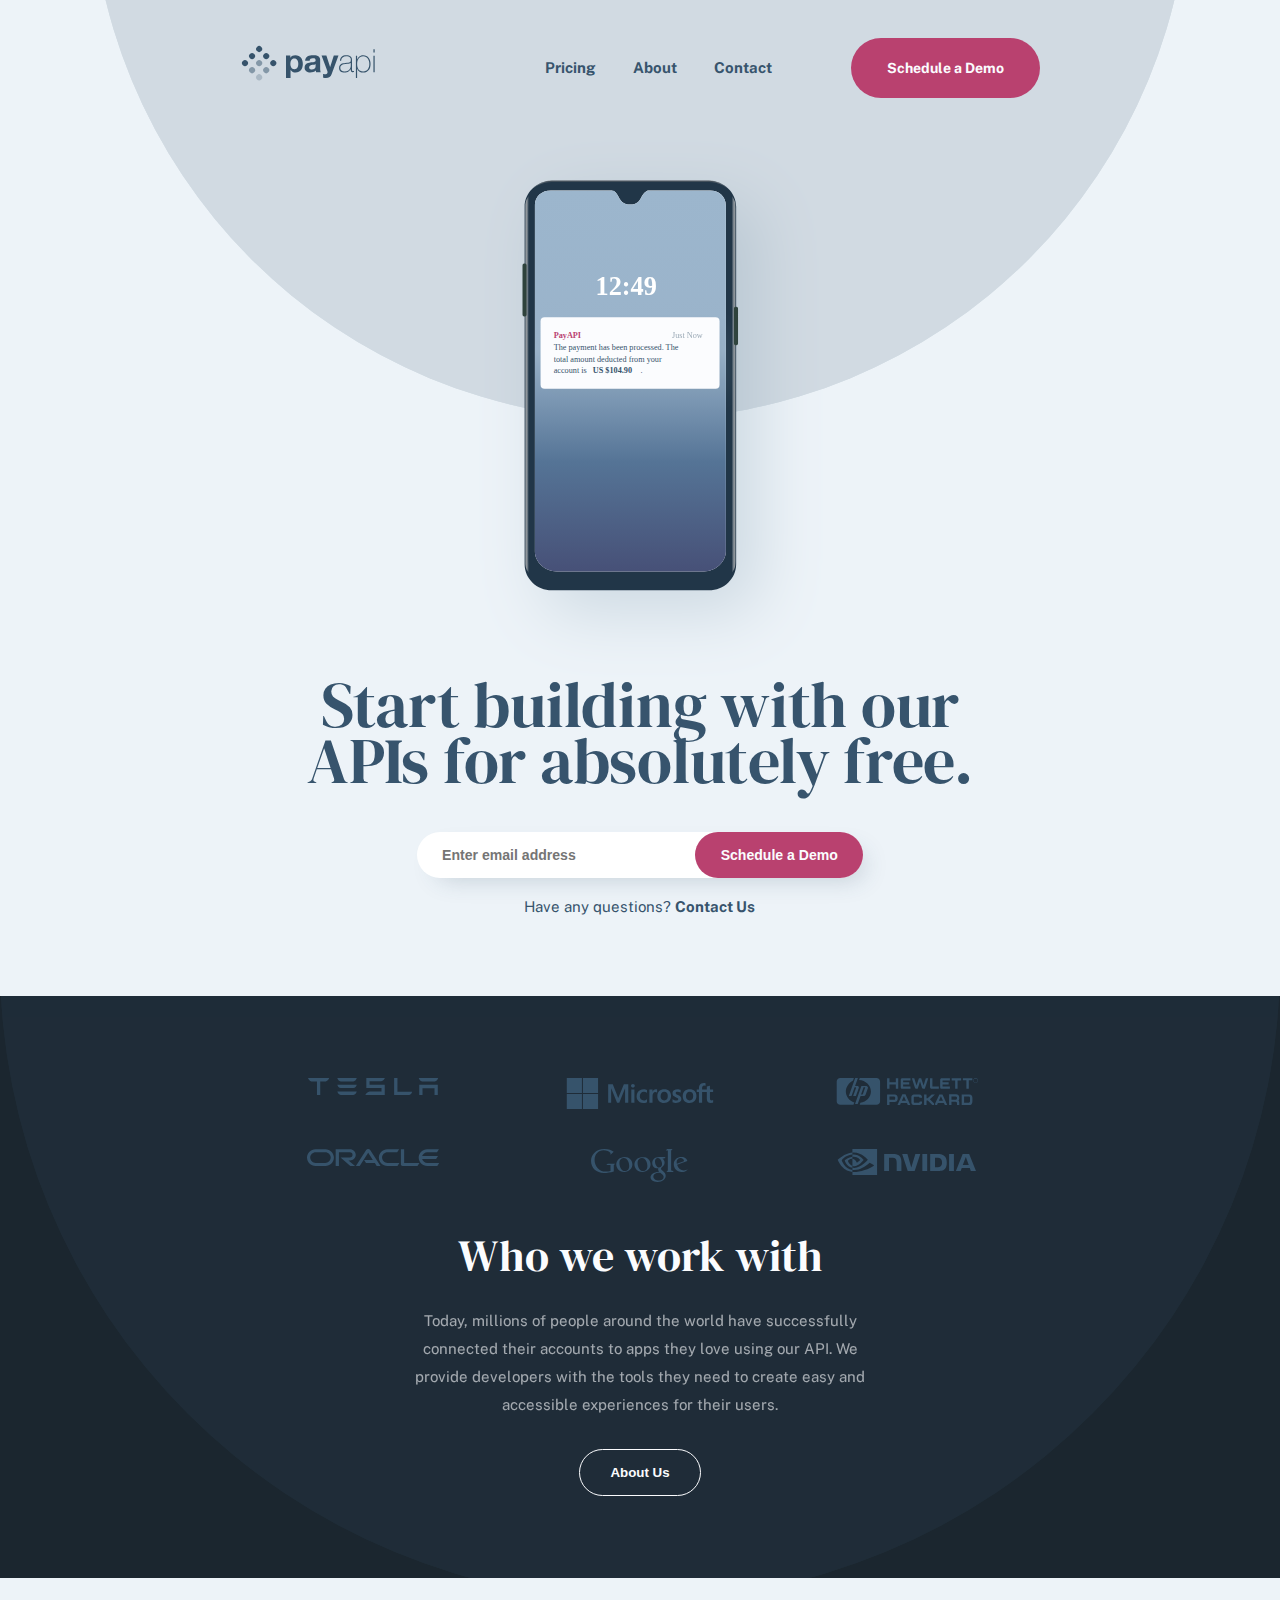
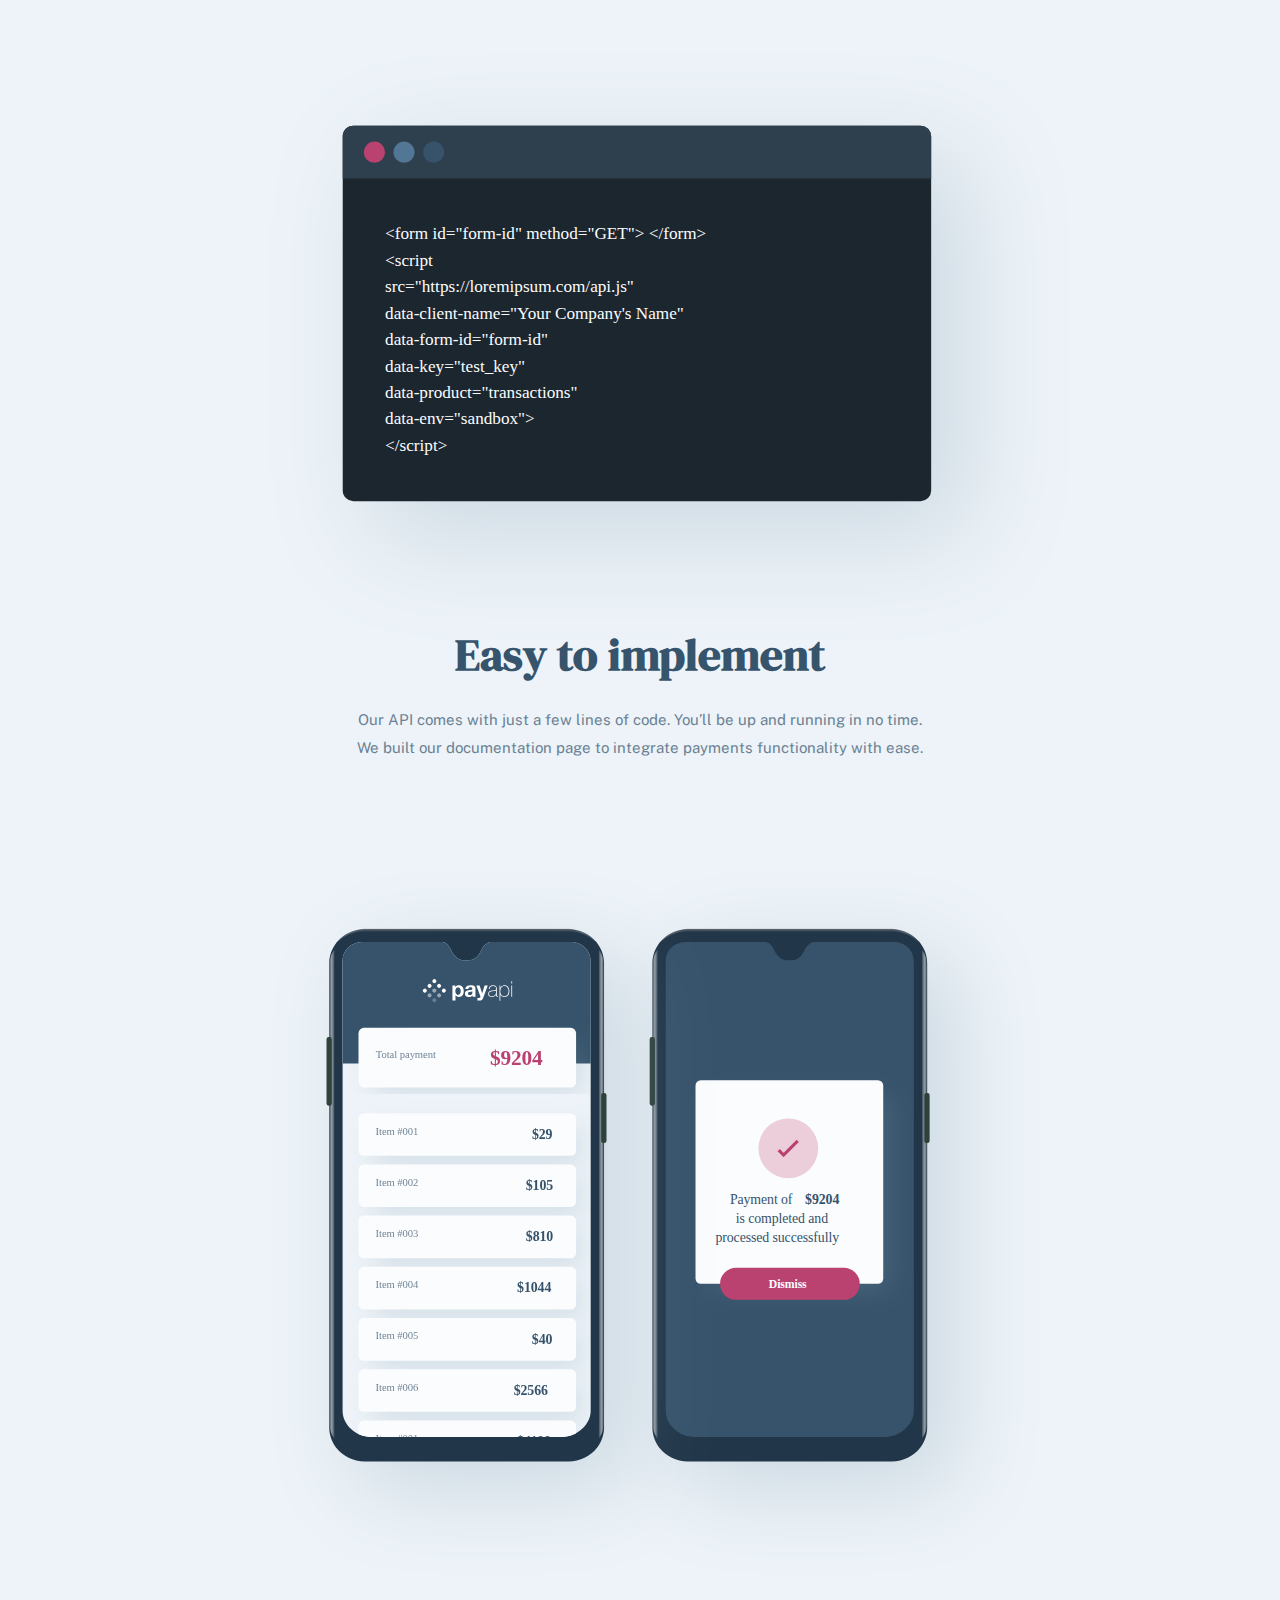
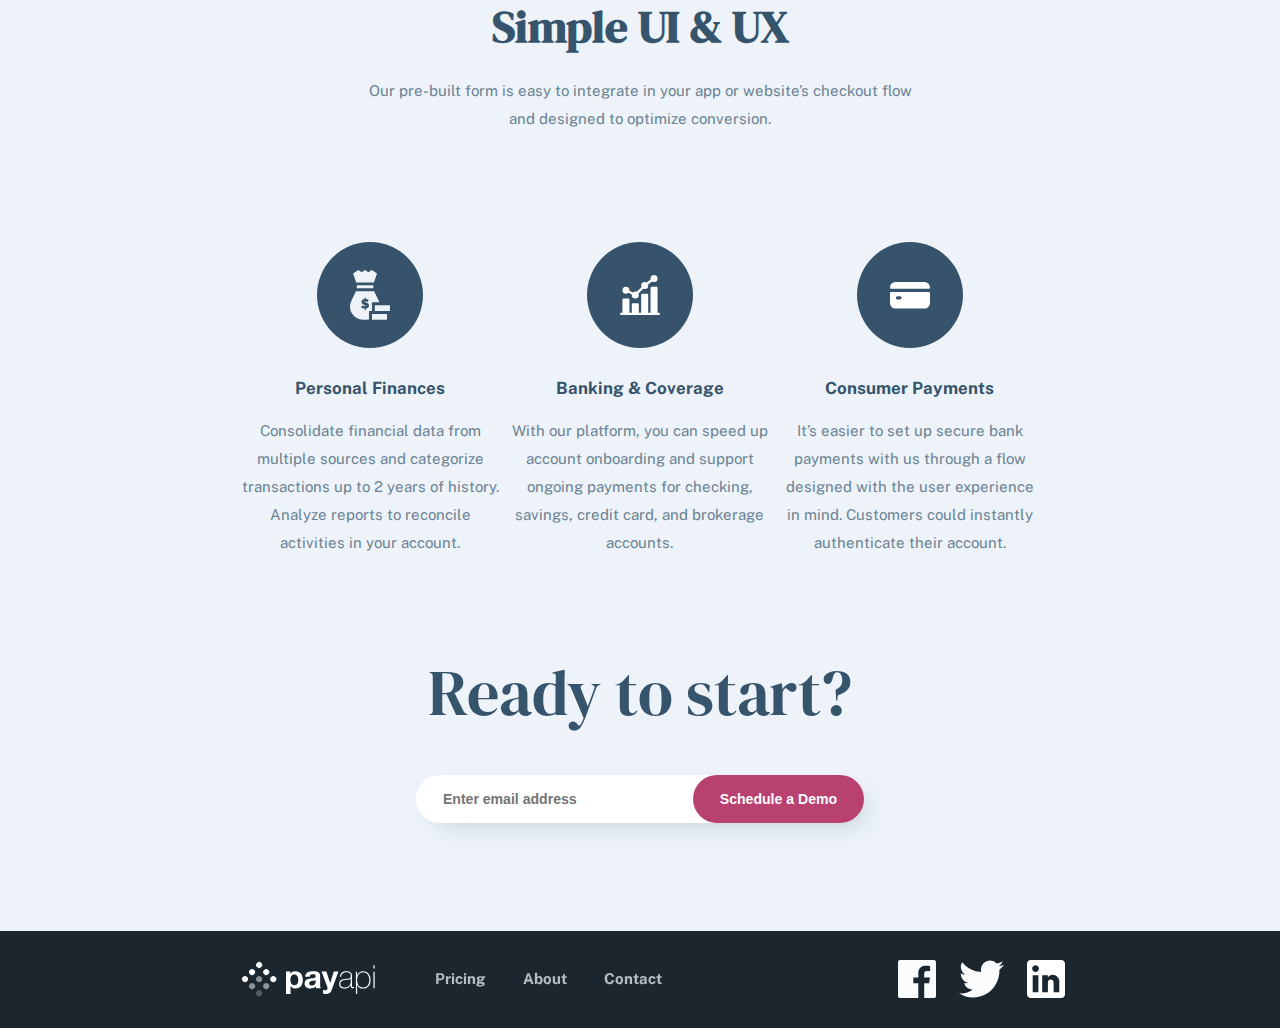
<file: index.html>
<!DOCTYPE html>
<html lang="en">

<head>
  <meta charset="UTF-8" />
  <meta name="viewport" content="width=device-width, initial-scale=1.0" />

  <link rel="icon" type="image/png" sizes="32x32" href="./assets/favicon-32x32.png" />

  <title>Frontend Mentor | PayAPI Website Challenge</title>
  <link rel="stylesheet" href="/styles/index.min.css">
</head>

<body>
  <header>
    <div class="wrapper">
      <div class="header__container">
        <a href="/index.html"><img src="./assets/shared/desktop/logo.svg" alt="PayAPI" /></a>
        <button class="mobile-nav-toggle" aria-controls="menu" aria-expanded="false">
          <span class="sr-only">Menu</span>
        </button>
        <nav>
          <ul role="list" data-visible="false" id="menu">
            <li><a href="/pricing.html">Pricing</a></li>
            <li><a href="/about.html">About</a></li>
            <li><a href="/contact.html">Contact</a></li>
            <li class="CTA-button">
              Schedule a Demo
            </li>
          </ul>
        </nav>
      </div>
    </div>
  </header>

  <main>
    <section class="hero">
      <div class="wrapper">
        <div class="hero__container">
          <img class="hero__img" src="assets/home/desktop/illustration-phone-mockup.svg" alt="phone illustration">
          <div class="hero__content">
            <h1>Start building with our APIs for absolutely free.</h1>
            <form>
              <div class="input-group">
                <input type="text" placeholder="Enter email address">
                <button type="button">Schedule a Demo</button>
              </div>
              <p>Have any questions? <span>Contact Us</span></p>
            </form>
          </div>
        </div>
      </div>
    </section>

    <section class="companies">
      <div class="wrapper">
        <div class="companies__container">
          <div class="companies__images">
            <img src="/assets/shared/desktop/tesla.svg" alt="telsa logo">
            <img src="/assets/shared/desktop/microsoft.svg" alt="microsoft logo">
            <img src="/assets/shared/desktop/hewlett-packard.svg" alt="hewlett-packard logo">
            <img src="/assets/shared/desktop/oracle.svg" alt="oracle logo">
            <img src="/assets/shared/desktop/google.svg" alt="google logo">
            <img src="/assets/shared/desktop/nvidia.svg" alt="nvidia logo">
          </div>
          <div class="companies__content">
            <h2>Who we work with</h2>
            <p>Today, millions of people around the world have successfully connected
              their accounts to apps they love using our API. We provide developers
              with the tools they need to create easy and accessible experiences
              for their users.</p>
            <button>About Us</button>
          </div>
        </div>
      </div>
    </section>

    <section class="code">
      <div class="wrapper">
        <div class="code__container">
          <img src="/assets/home/desktop/illustration-easy-to-implement.svg" alt="code">
          <div class="code__content">
            <h2>Easy to implement</h2>
            <p>Our API comes with just a few lines of code. You’ll be up and running in
              no time. We built our documentation page to integrate payments functionality
              with ease.</p>
          </div>
        </div>
      </div>
    </section>

    <section class="simpleUI">
      <div class="wrapper">
        <div class="simpleUI__container">
          <img src="/assets/home/desktop/illustration-simple-ui.svg" alt="">
          <div class="simpleUI__content">
            <h2>Simple UI & UX</h2>
            <p>Our pre-built form is easy to integrate in your app or website’s checkout
              flow and designed to optimize conversion.</p>
          </div>
        </div>
      </div>
    </section>

    <section class="services">
      <div class="wrapper">
        <div class="services__container">
          <div class="service__item">
            <img src="/assets/home/desktop/icon-personal-finances.svg" alt="personal finances">
            <h3 class="service__title">Personal Finances</h3>
            <p>Consolidate financial data from multiple sources and categorize transactions up to
              2 years of history. Analyze reports to reconcile activities in your account.</p>
          </div>
          <div class="service__item">
            <img src="/assets/home/desktop/icon-banking-and-coverage.svg" alt="banking">
            <h3 class="service__title">Banking & Coverage</h3>
            <p>With our platform, you can speed up account onboarding and support ongoing payments
              for checking, savings, credit card, and brokerage accounts.</p>
          </div>
          <div class="service__item">
            <img src="/assets/home/desktop/icon-consumer-payments.svg" alt="consumer payments">
            <h3 class="service__title">Consumer Payments</h3>
            <p>It’s easier to set up secure bank payments with us through a flow designed with the
              user experience in mind. Customers could instantly authenticate their account.</p>
          </div>
        </div>
      </div>
    </section>

    <section class="CTA">
      <div class="wrapper">
        <div class="CTA__container">
          <h2>Ready to start?</h2>
          <form>
            <div class="input-group">
              <input type="text" placeholder="Enter email address">
              <button type="button">Schedule a Demo</button>
            </div>
          </form>
        </div>
      </div>
    </section>
  </main>

  <footer>
    <div class="wrapper">
      <div class="footer__container">
        <div class="footer__nav">
          <svg width="135" height="38" xmlns="http://www.w3.org/2000/svg">
            <g fill="#fff" fill-rule="evenodd">
              <path
                d="M50.544 33.934v-7.84h.064a5.36 5.36 0 002.128 1.84c.864.416 1.808.624 2.832.624 1.216 0 2.277-.235 3.184-.704a6.738 6.738 0 002.272-1.888 8.147 8.147 0 001.36-2.72 11.37 11.37 0 00.448-3.2c0-1.173-.15-2.299-.448-3.376-.299-1.077-.757-2.021-1.376-2.832a6.937 6.937 0 00-2.336-1.952c-.939-.49-2.059-.736-3.36-.736-1.024 0-1.963.203-2.816.608-.853.405-1.557 1.056-2.112 1.952h-.064v-2.112H46v22.336h4.544zm3.808-8.768c-.725 0-1.344-.15-1.856-.448a3.595 3.595 0 01-1.232-1.168 5.044 5.044 0 01-.672-1.68 9.192 9.192 0 01-.208-1.952c0-.683.064-1.344.192-1.984a4.98 4.98 0 01.656-1.696c.31-.49.715-.89 1.216-1.2.501-.31 1.125-.464 1.872-.464.725 0 1.339.155 1.84.464.501.31.912.715 1.232 1.216.32.501.55 1.072.688 1.712.139.64.208 1.29.208 1.952 0 .661-.064 1.312-.192 1.952-.128.64-.347 1.2-.656 1.68-.31.48-.715.87-1.216 1.168-.501.299-1.125.448-1.872.448zm15.882 3.392c1.024 0 2.027-.15 3.008-.448a5.921 5.921 0 002.56-1.568 6.52 6.52 0 00.32 1.6h4.608c-.213-.341-.363-.853-.448-1.536a17.288 17.288 0 01-.128-2.144v-8.608c0-1.003-.224-1.808-.672-2.416a4.603 4.603 0 00-1.728-1.424 7.733 7.733 0 00-2.336-.688 18.543 18.543 0 00-2.528-.176c-.917 0-1.83.09-2.736.272a7.809 7.809 0 00-2.448.912 5.448 5.448 0 00-1.792 1.696c-.47.704-.736 1.59-.8 2.656h4.544c.085-.896.384-1.536.896-1.92.512-.384 1.216-.576 2.112-.576.405 0 .784.027 1.136.08.352.053.661.16.928.32s.48.384.64.672c.16.288.24.677.24 1.168.021.47-.117.827-.416 1.072-.299.245-.704.432-1.216.56-.512.128-1.099.224-1.76.288-.661.064-1.333.15-2.016.256-.683.107-1.36.25-2.032.432a5.735 5.735 0 00-1.792.816c-.523.363-.95.848-1.28 1.456-.33.608-.496 1.381-.496 2.32 0 .853.144 1.59.432 2.208a4.17 4.17 0 001.2 1.536c.512.405 1.11.704 1.792.896a8.127 8.127 0 002.208.288zm1.696-3.008c-.363 0-.715-.032-1.056-.096a2.566 2.566 0 01-.896-.336 1.717 1.717 0 01-.608-.656c-.15-.277-.224-.619-.224-1.024 0-.427.075-.779.224-1.056.15-.277.347-.507.592-.688a2.98 2.98 0 01.864-.432c.33-.107.667-.192 1.008-.256.363-.064.725-.117 1.088-.16.363-.043.71-.096 1.04-.16.33-.064.64-.144.928-.24.288-.096.528-.23.72-.4v1.696c0 .256-.027.597-.08 1.024a3.428 3.428 0 01-.432 1.264c-.235.416-.597.773-1.088 1.072-.49.299-1.184.448-2.08.448zm13.962 8.384c1.557 0 2.773-.288 3.648-.864.874-.576 1.557-1.536 2.048-2.88L98.5 11.598h-4.704L90.18 22.926h-.064l-3.744-11.328H81.54l5.792 15.52c.128.32.192.661.192 1.024 0 .49-.144.939-.432 1.344-.288.405-.731.64-1.328.704-.448.021-.896.01-1.344-.032-.448-.043-.886-.085-1.312-.128v3.744c.469.043.933.08 1.392.112.458.032.922.048 1.392.048zm18.698-5.408c.789 0 1.514-.096 2.176-.288a6.581 6.581 0 001.776-.8c.522-.341.965-.73 1.328-1.168.362-.437.64-.901.832-1.392h.064v.864c0 .341.026.656.08.944.053.288.154.539.304.752.149.213.368.384.656.512.288.128.677.192 1.168.192.34 0 .672-.043.992-.128V26.99a5.835 5.835 0 01-.896.096c-.278 0-.491-.059-.64-.176a.961.961 0 01-.32-.464 2.357 2.357 0 01-.112-.64c-.011-.235-.016-.47-.016-.704v-9.568c0-1.259-.454-2.277-1.36-3.056-.907-.779-2.352-1.168-4.336-1.168-1.984 0-3.515.453-4.592 1.36-1.078.907-1.66 2.267-1.744 4.08h1.216c.085-1.472.58-2.57 1.488-3.296.906-.725 2.096-1.088 3.568-1.088.832 0 1.536.085 2.112.256.576.17 1.045.405 1.408.704.362.299.629.64.8 1.024.17.384.256.8.256 1.248 0 .576-.032 1.056-.096 1.44a1.64 1.64 0 01-.48.944c-.256.245-.635.437-1.136.576-.502.139-1.19.24-2.064.304l-1.888.16c-.662.064-1.35.17-2.064.32-.715.15-1.366.4-1.952.752a4.367 4.367 0 00-1.456 1.44c-.384.608-.576 1.392-.576 2.352 0 1.579.48 2.747 1.44 3.504.96.757 2.314 1.136 4.064 1.136zm.032-1.056c-1.344 0-2.4-.293-3.168-.88-.768-.587-1.152-1.488-1.152-2.704 0-.768.149-1.392.448-1.872.298-.48.688-.859 1.168-1.136a5.213 5.213 0 011.616-.592 20.778 20.778 0 011.792-.272l2.048-.192a16.93 16.93 0 002.032-.288c.608-.128 1.06-.373 1.36-.736v3.072c0 .213-.06.624-.176 1.232-.118.608-.39 1.237-.816 1.888-.427.65-1.046 1.227-1.856 1.728-.811.501-1.91.752-3.296.752zm12.49 6.56v-9.312h.063c.491 1.344 1.27 2.315 2.336 2.912 1.067.597 2.283.896 3.648.896 1.26 0 2.352-.213 3.28-.64a6.254 6.254 0 002.304-1.776c.608-.757 1.062-1.659 1.36-2.704.3-1.045.448-2.197.448-3.456 0-1.152-.149-2.25-.448-3.296-.298-1.045-.752-1.963-1.36-2.752a6.651 6.651 0 00-2.304-1.888c-.928-.47-2.02-.704-3.28-.704-.896 0-1.69.139-2.384.416a6.39 6.39 0 00-1.776 1.04c-.49.416-.885.87-1.184 1.36-.298.49-.512.939-.64 1.344h-.064v-3.776h-1.216V34.03h1.216zm6.047-6.56c-1.152 0-2.117-.208-2.896-.624a5.008 5.008 0 01-1.856-1.664c-.458-.693-.784-1.493-.976-2.4a13.637 13.637 0 01-.288-2.832c0-.981.107-1.925.32-2.832a7.152 7.152 0 011.04-2.416 5.407 5.407 0 011.872-1.696c.768-.427 1.696-.64 2.784-.64 1.11 0 2.054.219 2.832.656a5.599 5.599 0 011.904 1.728c.491.715.854 1.525 1.088 2.432.235.907.352 1.83.352 2.768 0 1.024-.122 1.99-.368 2.896-.245.907-.618 1.701-1.12 2.384a5.487 5.487 0 01-1.92 1.632c-.778.405-1.7.608-2.768.608zm11.498-18.88V5.294h-1.216V8.59h1.216zm0 19.552V11.694h-1.216v16.448h1.216z"
                fill-rule="nonzero" />
              <g>
                <circle transform="rotate(45 19.142 5)" cx="19.142" cy="5" r="3" />
                <circle transform="rotate(45 26.213 12.071)" cx="26.213" cy="12.071" r="3" />
                <circle transform="rotate(45 33.284 19.142)" cx="33.284" cy="19.142" r="3" />
                <circle transform="rotate(45 12.071 12.071)" cx="12.071" cy="12.071" r="3" />
                <circle opacity=".5" transform="rotate(45 19.142 19.142)" cx="19.142" cy="19.142" r="3" />
                <circle opacity=".5" transform="rotate(45 26.213 26.213)" cx="26.213" cy="26.213" r="3" />
                <circle transform="rotate(45 5 19.142)" cx="5" cy="19.142" r="3" />
                <circle opacity=".5" transform="rotate(45 12.071 26.213)" cx="12.071" cy="26.213" r="3" />
                <circle opacity=".25" transform="rotate(45 19.142 33.284)" cx="19.142" cy="33.284" r="3" />
              </g>
            </g>
          </svg>
          <nav>
            <ul>
              <li><a href="/pricing.html">Pricing</a></li>
              <li><a href="/about.html">About</a></li>
              <li><a href="/contact.html">Contact</a></li>
            </ul>
          </nav>
        </div>
        <div class="footer__social">
          <img src="/assets/shared/desktop/facebook.svg" alt="facebook icon">
          <img src="/assets/shared/desktop/twitter.svg" alt="twitter icon">
          <img src="/assets/shared/desktop/linkedin.svg" alt="linkedin">
        </div>
      </div>
    </div>
  </footer>

  <script>
    const navigation = document.querySelector("#menu");
    const navToggle = document.querySelector(".mobile-nav-toggle");

    navToggle.addEventListener("click", () => {
      const visibility = navigation.getAttribute("data-visible");

      if (visibility === "false") {
        navigation.setAttribute("data-visible", true);
        navToggle.setAttribute("aria-expanded", true);
      } else if (visibility === "true") {
        navigation.setAttribute("data-visible", false);
        navToggle.setAttribute("aria-expanded", false);
      }
    });
  </script>
</body>

</html>
</file>
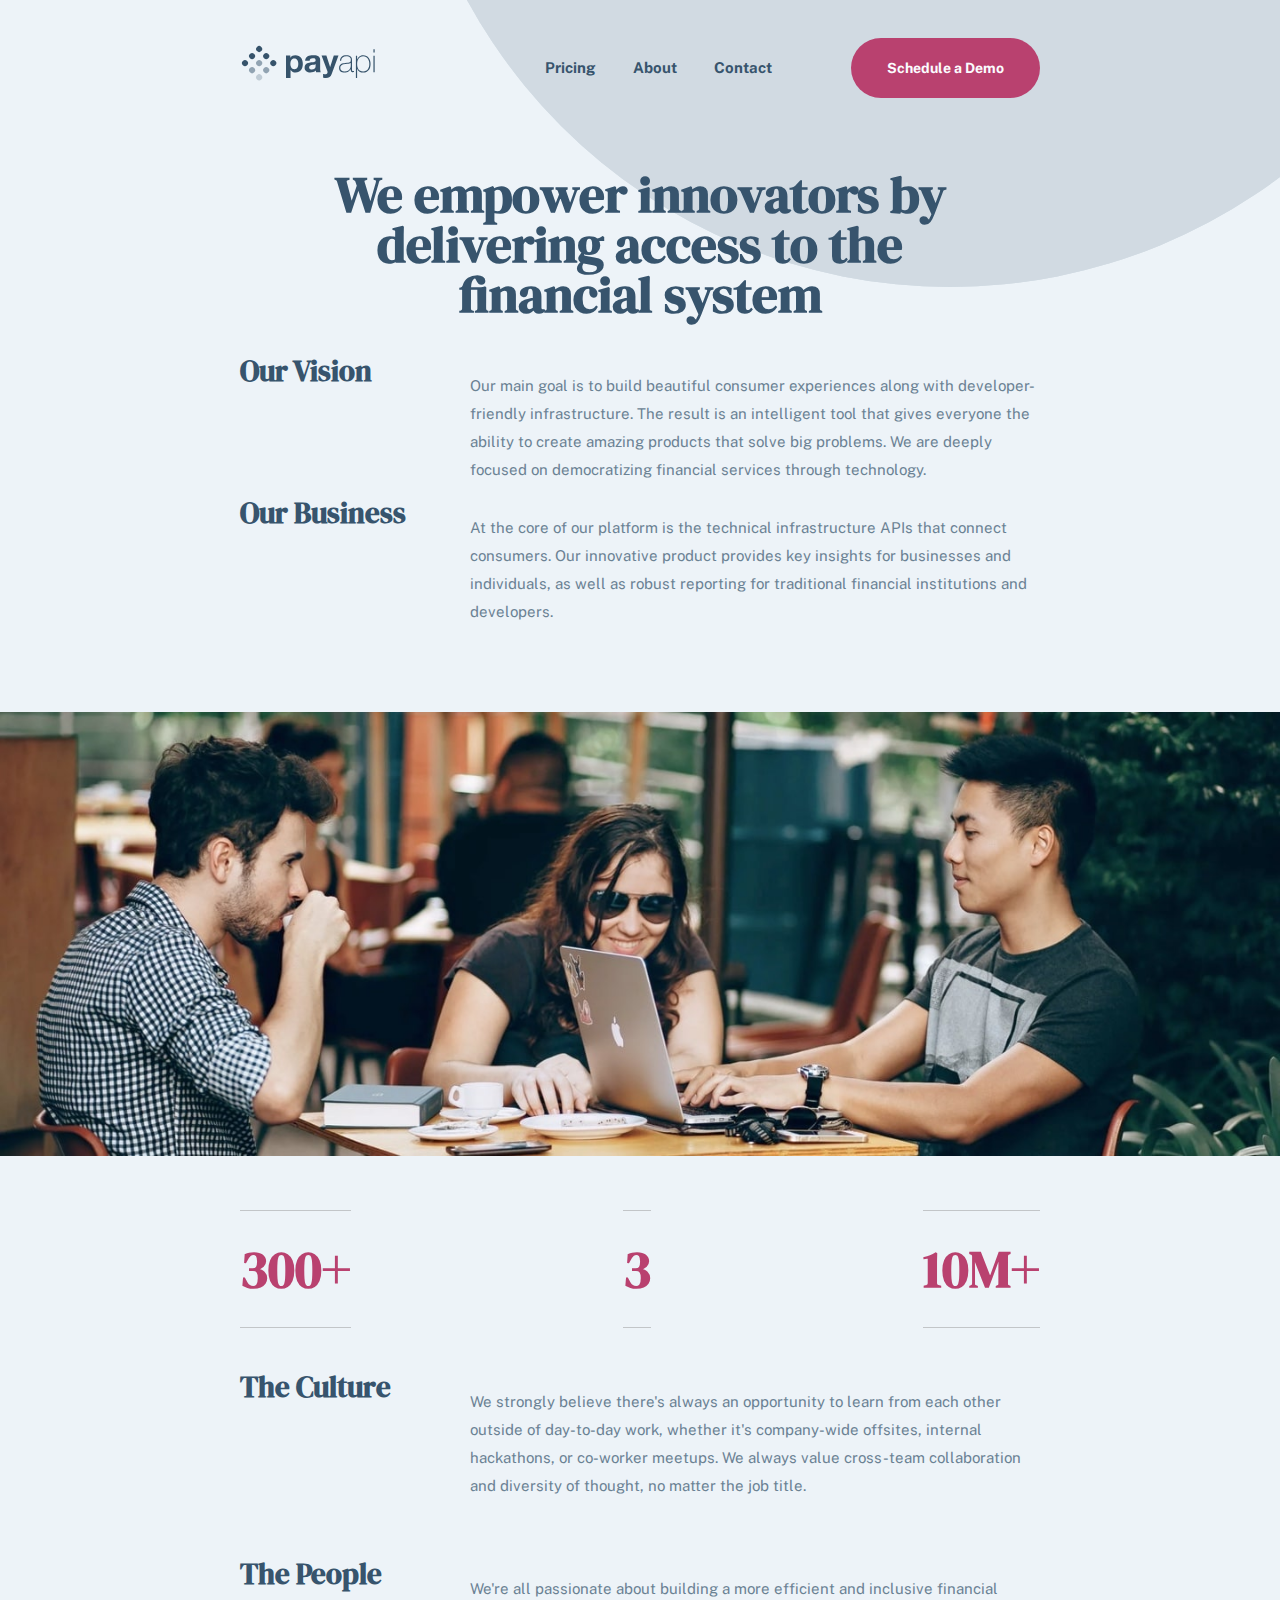
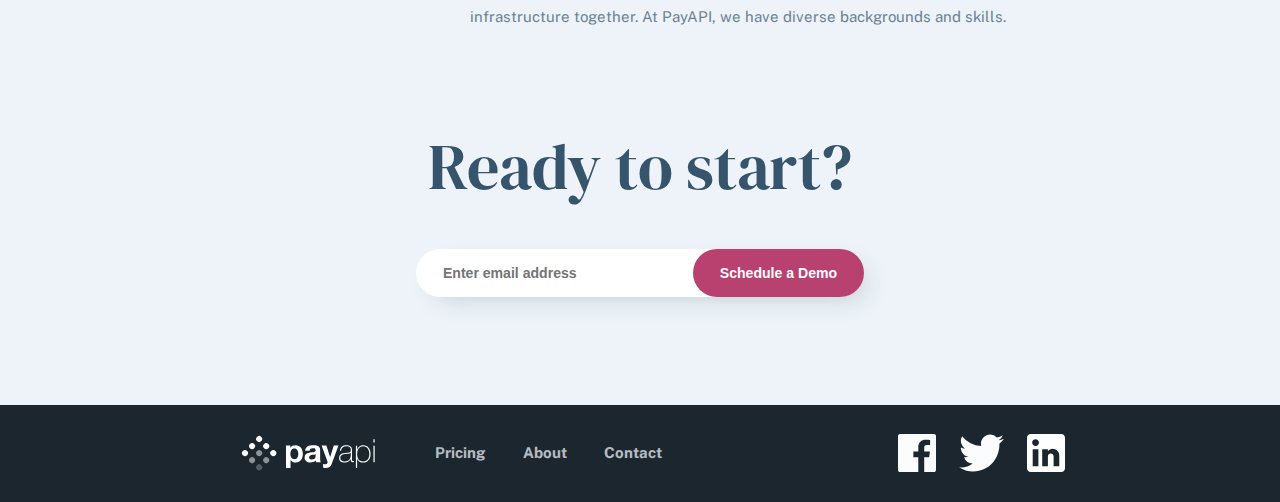
<file: about.html>
<!DOCTYPE html>
<html lang="en">

<head>
  <meta charset="UTF-8" />
  <meta name="viewport" content="width=device-width, initial-scale=1.0" />

  <link rel="icon" type="image/png" sizes="32x32" href="./assets/favicon-32x32.png" />

  <title>Frontend Mentor | PayAPI Website Challenge</title>
  <link rel="stylesheet" href="styles/about.min.css">
</head>

<body>
  <!-- Header -->
  <header>
    <div class="wrapper">
      <div class="header__container">
        <a href="/index.html"><img src="./assets/shared/desktop/logo.svg" alt="PayAPI" /></a>
        <button class="mobile-nav-toggle" aria-controls="menu" aria-expanded="false">
          <span class="sr-only">Menu</span>
        </button>
        <nav>
          <ul role="list" data-visible="false" id="menu">
            <li><a href="/pricing.html">Pricing</a></li>
            <li><a href="/about.html">About</a></li>
            <li><a href="/contact.html">Contact</a></li>
            <li class="CTA-button">
              Schedule a Demo
            </li>
          </ul>
        </nav>
      </div>
    </div>
  </header>

  <!-- Main -->
  <main>
    <section class="about">
      <div class="wrapper">
        <div class="about__container">
          <h1 class="about__title">We empower innovators by delivering access to the financial system</h1>
          <div class="about__details">
            <div class="about__details--wrap">
              <h2 class="about__details--title">Our Vision</h2>
              <p class="about__details--content">
                Our main goal is to build beautiful consumer experiences along with developer-friendly
                infrastructure. The result is an intelligent tool that gives everyone the ability to create
                amazing products that solve big problems. We are deeply focused on democratizing financial
                services through technology.
              </p>
            </div>
            <div class="about__details--wrap">
              <h2 class="about__details--title">Our Business</h2>
              <p class="about__details--content">
                At the core of our platform is the technical infrastructure APIs that connect consumers.
                Our innovative product provides key insights for businesses and individuals, as well as
                robust reporting for traditional financial institutions and developers.
              </p>
            </div>
          </div>
        </div>
      </div>
      <div class="about__hero">
        <img src="./assets/about/desktop/image-team-members.jpg" alt="3 people around table talking">
      </div>
      <div class="wrapper">
        <div class="about__metrics">
          <div class="metric">
            <p class="title">Team Members</p>
            <h2>300+</h2>
          </div>
          <div class="metric">
            <p class="title">Offices in the US</p>
            <h2>3</h2>
          </div>
          <div class="metric">
            <p class="title">Transactions analyzed</p>
            <h2>10M+</h2>
          </div>
        </div>
        <div class="about__container">
          <div class="about__details">
            <div class="about--2 about__details--wrap">
              <h2 class="about__details--title">The Culture</h2>
              <p class="about__details--content">
                We strongly believe there's always an opportunity to learn from each other outside of
                day-to-day work, whether it's company-wide offsites, internal hackathons, or co-worker meetups.
                We always value cross-team collaboration and diversity of thought, no matter the job title.
              </p>
            </div>
            <div class="about__details--wrap">
              <h2 class="about__details--title">The People</h2>
              <p class="about__details--content">
                We're all passionate about building a more efficient and inclusive financial infrastructure
                together. At PayAPI, we have diverse backgrounds and skills.
              </p>
            </div>
          </div>
        </div>
      </div>
    </section>

    <section class="CTA">
      <div class="wrapper">
        <div class="CTA__container">
          <h2>Ready to start?</h2>
          <form>
            <div class="input-group">
              <input type="text" placeholder="Enter email address">
              <button type="button">Schedule a Demo</button>
            </div>
          </form>
        </div>
      </div>
    </section>
  </main>
  
  <!-- Footer -->
  <footer>
    <div class="wrapper">
      <div class="footer__container">
        <div class="footer__nav">
          <svg width="135" height="38" xmlns="http://www.w3.org/2000/svg">
            <g fill="#fff" fill-rule="evenodd">
              <path
                d="M50.544 33.934v-7.84h.064a5.36 5.36 0 002.128 1.84c.864.416 1.808.624 2.832.624 1.216 0 2.277-.235 3.184-.704a6.738 6.738 0 002.272-1.888 8.147 8.147 0 001.36-2.72 11.37 11.37 0 00.448-3.2c0-1.173-.15-2.299-.448-3.376-.299-1.077-.757-2.021-1.376-2.832a6.937 6.937 0 00-2.336-1.952c-.939-.49-2.059-.736-3.36-.736-1.024 0-1.963.203-2.816.608-.853.405-1.557 1.056-2.112 1.952h-.064v-2.112H46v22.336h4.544zm3.808-8.768c-.725 0-1.344-.15-1.856-.448a3.595 3.595 0 01-1.232-1.168 5.044 5.044 0 01-.672-1.68 9.192 9.192 0 01-.208-1.952c0-.683.064-1.344.192-1.984a4.98 4.98 0 01.656-1.696c.31-.49.715-.89 1.216-1.2.501-.31 1.125-.464 1.872-.464.725 0 1.339.155 1.84.464.501.31.912.715 1.232 1.216.32.501.55 1.072.688 1.712.139.64.208 1.29.208 1.952 0 .661-.064 1.312-.192 1.952-.128.64-.347 1.2-.656 1.68-.31.48-.715.87-1.216 1.168-.501.299-1.125.448-1.872.448zm15.882 3.392c1.024 0 2.027-.15 3.008-.448a5.921 5.921 0 002.56-1.568 6.52 6.52 0 00.32 1.6h4.608c-.213-.341-.363-.853-.448-1.536a17.288 17.288 0 01-.128-2.144v-8.608c0-1.003-.224-1.808-.672-2.416a4.603 4.603 0 00-1.728-1.424 7.733 7.733 0 00-2.336-.688 18.543 18.543 0 00-2.528-.176c-.917 0-1.83.09-2.736.272a7.809 7.809 0 00-2.448.912 5.448 5.448 0 00-1.792 1.696c-.47.704-.736 1.59-.8 2.656h4.544c.085-.896.384-1.536.896-1.92.512-.384 1.216-.576 2.112-.576.405 0 .784.027 1.136.08.352.053.661.16.928.32s.48.384.64.672c.16.288.24.677.24 1.168.021.47-.117.827-.416 1.072-.299.245-.704.432-1.216.56-.512.128-1.099.224-1.76.288-.661.064-1.333.15-2.016.256-.683.107-1.36.25-2.032.432a5.735 5.735 0 00-1.792.816c-.523.363-.95.848-1.28 1.456-.33.608-.496 1.381-.496 2.32 0 .853.144 1.59.432 2.208a4.17 4.17 0 001.2 1.536c.512.405 1.11.704 1.792.896a8.127 8.127 0 002.208.288zm1.696-3.008c-.363 0-.715-.032-1.056-.096a2.566 2.566 0 01-.896-.336 1.717 1.717 0 01-.608-.656c-.15-.277-.224-.619-.224-1.024 0-.427.075-.779.224-1.056.15-.277.347-.507.592-.688a2.98 2.98 0 01.864-.432c.33-.107.667-.192 1.008-.256.363-.064.725-.117 1.088-.16.363-.043.71-.096 1.04-.16.33-.064.64-.144.928-.24.288-.096.528-.23.72-.4v1.696c0 .256-.027.597-.08 1.024a3.428 3.428 0 01-.432 1.264c-.235.416-.597.773-1.088 1.072-.49.299-1.184.448-2.08.448zm13.962 8.384c1.557 0 2.773-.288 3.648-.864.874-.576 1.557-1.536 2.048-2.88L98.5 11.598h-4.704L90.18 22.926h-.064l-3.744-11.328H81.54l5.792 15.52c.128.32.192.661.192 1.024 0 .49-.144.939-.432 1.344-.288.405-.731.64-1.328.704-.448.021-.896.01-1.344-.032-.448-.043-.886-.085-1.312-.128v3.744c.469.043.933.08 1.392.112.458.032.922.048 1.392.048zm18.698-5.408c.789 0 1.514-.096 2.176-.288a6.581 6.581 0 001.776-.8c.522-.341.965-.73 1.328-1.168.362-.437.64-.901.832-1.392h.064v.864c0 .341.026.656.08.944.053.288.154.539.304.752.149.213.368.384.656.512.288.128.677.192 1.168.192.34 0 .672-.043.992-.128V26.99a5.835 5.835 0 01-.896.096c-.278 0-.491-.059-.64-.176a.961.961 0 01-.32-.464 2.357 2.357 0 01-.112-.64c-.011-.235-.016-.47-.016-.704v-9.568c0-1.259-.454-2.277-1.36-3.056-.907-.779-2.352-1.168-4.336-1.168-1.984 0-3.515.453-4.592 1.36-1.078.907-1.66 2.267-1.744 4.08h1.216c.085-1.472.58-2.57 1.488-3.296.906-.725 2.096-1.088 3.568-1.088.832 0 1.536.085 2.112.256.576.17 1.045.405 1.408.704.362.299.629.64.8 1.024.17.384.256.8.256 1.248 0 .576-.032 1.056-.096 1.44a1.64 1.64 0 01-.48.944c-.256.245-.635.437-1.136.576-.502.139-1.19.24-2.064.304l-1.888.16c-.662.064-1.35.17-2.064.32-.715.15-1.366.4-1.952.752a4.367 4.367 0 00-1.456 1.44c-.384.608-.576 1.392-.576 2.352 0 1.579.48 2.747 1.44 3.504.96.757 2.314 1.136 4.064 1.136zm.032-1.056c-1.344 0-2.4-.293-3.168-.88-.768-.587-1.152-1.488-1.152-2.704 0-.768.149-1.392.448-1.872.298-.48.688-.859 1.168-1.136a5.213 5.213 0 011.616-.592 20.778 20.778 0 011.792-.272l2.048-.192a16.93 16.93 0 002.032-.288c.608-.128 1.06-.373 1.36-.736v3.072c0 .213-.06.624-.176 1.232-.118.608-.39 1.237-.816 1.888-.427.65-1.046 1.227-1.856 1.728-.811.501-1.91.752-3.296.752zm12.49 6.56v-9.312h.063c.491 1.344 1.27 2.315 2.336 2.912 1.067.597 2.283.896 3.648.896 1.26 0 2.352-.213 3.28-.64a6.254 6.254 0 002.304-1.776c.608-.757 1.062-1.659 1.36-2.704.3-1.045.448-2.197.448-3.456 0-1.152-.149-2.25-.448-3.296-.298-1.045-.752-1.963-1.36-2.752a6.651 6.651 0 00-2.304-1.888c-.928-.47-2.02-.704-3.28-.704-.896 0-1.69.139-2.384.416a6.39 6.39 0 00-1.776 1.04c-.49.416-.885.87-1.184 1.36-.298.49-.512.939-.64 1.344h-.064v-3.776h-1.216V34.03h1.216zm6.047-6.56c-1.152 0-2.117-.208-2.896-.624a5.008 5.008 0 01-1.856-1.664c-.458-.693-.784-1.493-.976-2.4a13.637 13.637 0 01-.288-2.832c0-.981.107-1.925.32-2.832a7.152 7.152 0 011.04-2.416 5.407 5.407 0 011.872-1.696c.768-.427 1.696-.64 2.784-.64 1.11 0 2.054.219 2.832.656a5.599 5.599 0 011.904 1.728c.491.715.854 1.525 1.088 2.432.235.907.352 1.83.352 2.768 0 1.024-.122 1.99-.368 2.896-.245.907-.618 1.701-1.12 2.384a5.487 5.487 0 01-1.92 1.632c-.778.405-1.7.608-2.768.608zm11.498-18.88V5.294h-1.216V8.59h1.216zm0 19.552V11.694h-1.216v16.448h1.216z"
                fill-rule="nonzero" />
              <g>
                <circle transform="rotate(45 19.142 5)" cx="19.142" cy="5" r="3" />
                <circle transform="rotate(45 26.213 12.071)" cx="26.213" cy="12.071" r="3" />
                <circle transform="rotate(45 33.284 19.142)" cx="33.284" cy="19.142" r="3" />
                <circle transform="rotate(45 12.071 12.071)" cx="12.071" cy="12.071" r="3" />
                <circle opacity=".5" transform="rotate(45 19.142 19.142)" cx="19.142" cy="19.142" r="3" />
                <circle opacity=".5" transform="rotate(45 26.213 26.213)" cx="26.213" cy="26.213" r="3" />
                <circle transform="rotate(45 5 19.142)" cx="5" cy="19.142" r="3" />
                <circle opacity=".5" transform="rotate(45 12.071 26.213)" cx="12.071" cy="26.213" r="3" />
                <circle opacity=".25" transform="rotate(45 19.142 33.284)" cx="19.142" cy="33.284" r="3" />
              </g>
            </g>
          </svg>
          <nav>
            <ul>
              <li><a href="/pricing.html">Pricing</a></li>
              <li><a href="/about.html">About</a></li>
              <li><a href="/contact.html">Contact</a></li>
            </ul>
          </nav>
        </div>
        <div class="footer__social">
          <img src="/assets/shared/desktop/facebook.svg" alt="facebook icon">
          <img src="/assets/shared/desktop/twitter.svg" alt="twitter icon">
          <img src="/assets/shared/desktop/linkedin.svg" alt="linkedin">
        </div>
      </div>
    </div>
  </footer>

  <script>
    const navigation = document.querySelector("#menu");
    const navToggle = document.querySelector(".mobile-nav-toggle");

    navToggle.addEventListener("click", () => {
      const visibility = navigation.getAttribute("data-visible");

      if (visibility === "false") {
        navigation.setAttribute("data-visible", true);
        navToggle.setAttribute("aria-expanded", true);
      } else if (visibility === "true") {
        navigation.setAttribute("data-visible", false);
        navToggle.setAttribute("aria-expanded", false);
      }
    });
  </script>
</body>

</html>
</file>
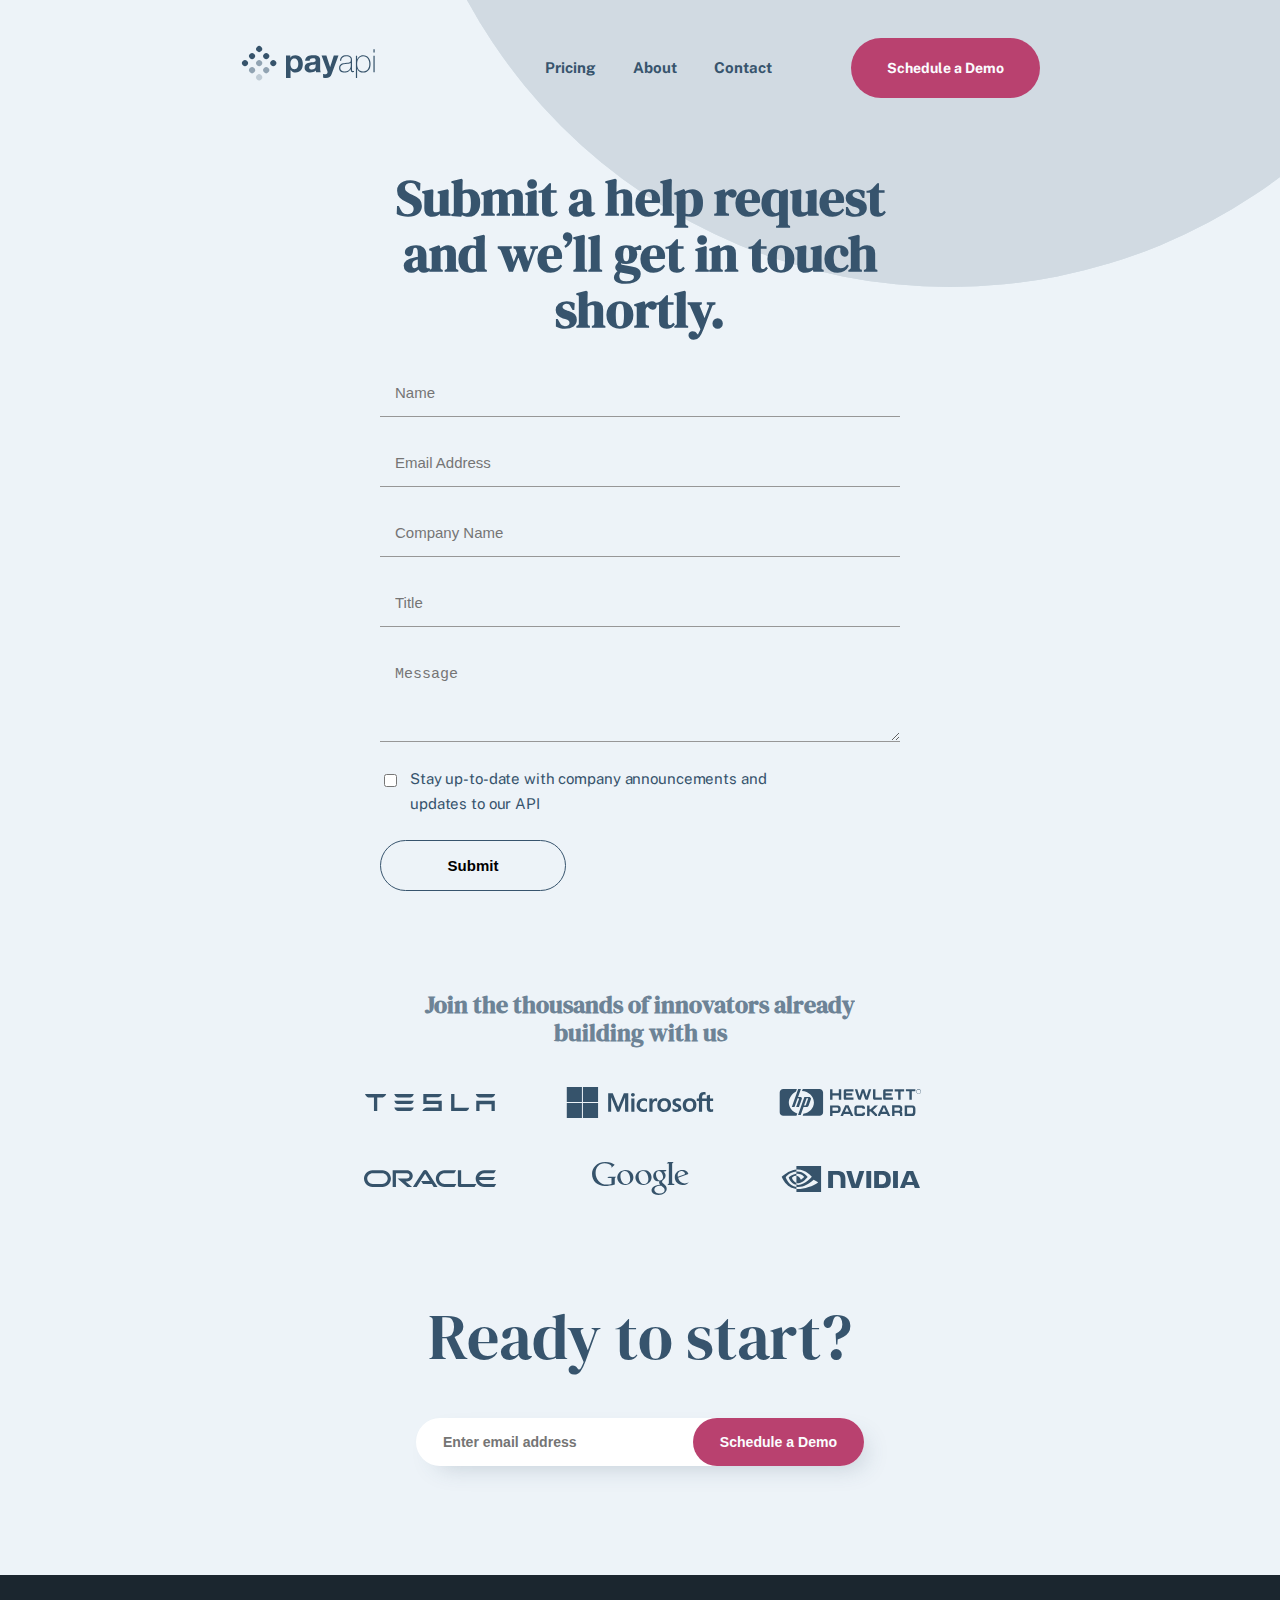
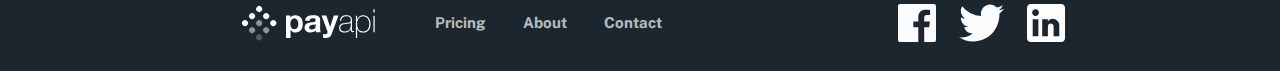
<file: contact.html>
<!DOCTYPE html>
<html lang="en">

<head>
  <meta charset="UTF-8" />
  <meta name="viewport" content="width=device-width, initial-scale=1.0" />

  <link rel="icon" type="image/png" sizes="32x32" href="./assets/favicon-32x32.png" />

  <title>Frontend Mentor | PayAPI Website Challenge</title>
  <link rel="stylesheet" href="styles/contact.min.css">
</head>

<body>
  <header>
    <div class="wrapper">
      <div class="header__container">
        <a href="/index.html"><img src="./assets/shared/desktop/logo.svg" alt="PayAPI" /></a>
        <button class="mobile-nav-toggle" aria-controls="menu" aria-expanded="false">
          <span class="sr-only">Menu</span>
        </button>
        <nav>
          <ul role="list" data-visible="false" id="menu">
            <li><a href="/pricing.html">Pricing</a></li>
            <li><a href="/about.html">About</a></li>
            <li><a href="/contact.html">Contact</a></li>
            <li class="CTA-button">
              Schedule a Demo
            </li>
          </ul>
        </nav>
      </div>
    </div>
  </header>
  <main>
    <section class="contact">
      <div class="wrapper">
        <div class="contact__container">
          <div class="contact__form">
            <h1 class="contact__form--title">Submit a help request and we’ll get in touch shortly.</h1>
            <form>
              <input type="text" name="name" id="name" placeholder="Name">
              <input type="email" name="email" id="email" placeholder="Email Address">
              <input type="text" name="company" id="company" placeholder="Company Name">
              <input type="text" name="title" id="title" placeholder="Title">
              <textarea name="message" id="message" placeholder="Message" rows="4" cols="50"></textarea>

              <div class="checkbox-container">
                <input type="checkbox" id="myCheckbox">
                <label for="myCheckbox">Stay up-to-date with company announcements and updates to our API</label>
              </div>

              <button>Submit</button>
            </form>
          </div>
          <div class="contact__investors">
            <h2>Join the thousands of innovators already building with us</h2>
            <div class="contact__investors--images">
              <img src="./assets/shared/desktop/tesla.svg" alt="telsa">
              <img src="./assets/shared/desktop/microsoft.svg" alt="microsoft">
              <img src="./assets/shared/desktop/hewlett-packard.svg" alt="hewlett-packard">
              <img src="./assets/shared/desktop/oracle.svg" alt="oracle">
              <img src="./assets/shared/desktop/google.svg" alt="google">
              <img src="./assets/shared/desktop/nvidia.svg" alt="nvidia">
            </div>
          </div>
        </div>
      </div>
    </section>

    <!-- CTA -->
    <section class="CTA">
      <div class="wrapper">
        <div class="CTA__container">
          <h2>Ready to start?</h2>
          <form>
            <div class="input-group">
              <input type="text" placeholder="Enter email address">
              <button type="button">Schedule a Demo</button>
            </div>
          </form>
        </div>
      </div>
    </section>
  </main>

  <!-- Pricing
    Join the thousands of innovators already building with us

    Ready to start? 
    Enter email address 
    Schedule a Demo

    Pricing
    About
    Contact -->
  <footer>
    <div class="wrapper">
      <div class="footer__container">
        <div class="footer__nav">
          <svg width="135" height="38" xmlns="http://www.w3.org/2000/svg">
            <g fill="#fff" fill-rule="evenodd">
              <path
                d="M50.544 33.934v-7.84h.064a5.36 5.36 0 002.128 1.84c.864.416 1.808.624 2.832.624 1.216 0 2.277-.235 3.184-.704a6.738 6.738 0 002.272-1.888 8.147 8.147 0 001.36-2.72 11.37 11.37 0 00.448-3.2c0-1.173-.15-2.299-.448-3.376-.299-1.077-.757-2.021-1.376-2.832a6.937 6.937 0 00-2.336-1.952c-.939-.49-2.059-.736-3.36-.736-1.024 0-1.963.203-2.816.608-.853.405-1.557 1.056-2.112 1.952h-.064v-2.112H46v22.336h4.544zm3.808-8.768c-.725 0-1.344-.15-1.856-.448a3.595 3.595 0 01-1.232-1.168 5.044 5.044 0 01-.672-1.68 9.192 9.192 0 01-.208-1.952c0-.683.064-1.344.192-1.984a4.98 4.98 0 01.656-1.696c.31-.49.715-.89 1.216-1.2.501-.31 1.125-.464 1.872-.464.725 0 1.339.155 1.84.464.501.31.912.715 1.232 1.216.32.501.55 1.072.688 1.712.139.64.208 1.29.208 1.952 0 .661-.064 1.312-.192 1.952-.128.64-.347 1.2-.656 1.68-.31.48-.715.87-1.216 1.168-.501.299-1.125.448-1.872.448zm15.882 3.392c1.024 0 2.027-.15 3.008-.448a5.921 5.921 0 002.56-1.568 6.52 6.52 0 00.32 1.6h4.608c-.213-.341-.363-.853-.448-1.536a17.288 17.288 0 01-.128-2.144v-8.608c0-1.003-.224-1.808-.672-2.416a4.603 4.603 0 00-1.728-1.424 7.733 7.733 0 00-2.336-.688 18.543 18.543 0 00-2.528-.176c-.917 0-1.83.09-2.736.272a7.809 7.809 0 00-2.448.912 5.448 5.448 0 00-1.792 1.696c-.47.704-.736 1.59-.8 2.656h4.544c.085-.896.384-1.536.896-1.92.512-.384 1.216-.576 2.112-.576.405 0 .784.027 1.136.08.352.053.661.16.928.32s.48.384.64.672c.16.288.24.677.24 1.168.021.47-.117.827-.416 1.072-.299.245-.704.432-1.216.56-.512.128-1.099.224-1.76.288-.661.064-1.333.15-2.016.256-.683.107-1.36.25-2.032.432a5.735 5.735 0 00-1.792.816c-.523.363-.95.848-1.28 1.456-.33.608-.496 1.381-.496 2.32 0 .853.144 1.59.432 2.208a4.17 4.17 0 001.2 1.536c.512.405 1.11.704 1.792.896a8.127 8.127 0 002.208.288zm1.696-3.008c-.363 0-.715-.032-1.056-.096a2.566 2.566 0 01-.896-.336 1.717 1.717 0 01-.608-.656c-.15-.277-.224-.619-.224-1.024 0-.427.075-.779.224-1.056.15-.277.347-.507.592-.688a2.98 2.98 0 01.864-.432c.33-.107.667-.192 1.008-.256.363-.064.725-.117 1.088-.16.363-.043.71-.096 1.04-.16.33-.064.64-.144.928-.24.288-.096.528-.23.72-.4v1.696c0 .256-.027.597-.08 1.024a3.428 3.428 0 01-.432 1.264c-.235.416-.597.773-1.088 1.072-.49.299-1.184.448-2.08.448zm13.962 8.384c1.557 0 2.773-.288 3.648-.864.874-.576 1.557-1.536 2.048-2.88L98.5 11.598h-4.704L90.18 22.926h-.064l-3.744-11.328H81.54l5.792 15.52c.128.32.192.661.192 1.024 0 .49-.144.939-.432 1.344-.288.405-.731.64-1.328.704-.448.021-.896.01-1.344-.032-.448-.043-.886-.085-1.312-.128v3.744c.469.043.933.08 1.392.112.458.032.922.048 1.392.048zm18.698-5.408c.789 0 1.514-.096 2.176-.288a6.581 6.581 0 001.776-.8c.522-.341.965-.73 1.328-1.168.362-.437.64-.901.832-1.392h.064v.864c0 .341.026.656.08.944.053.288.154.539.304.752.149.213.368.384.656.512.288.128.677.192 1.168.192.34 0 .672-.043.992-.128V26.99a5.835 5.835 0 01-.896.096c-.278 0-.491-.059-.64-.176a.961.961 0 01-.32-.464 2.357 2.357 0 01-.112-.64c-.011-.235-.016-.47-.016-.704v-9.568c0-1.259-.454-2.277-1.36-3.056-.907-.779-2.352-1.168-4.336-1.168-1.984 0-3.515.453-4.592 1.36-1.078.907-1.66 2.267-1.744 4.08h1.216c.085-1.472.58-2.57 1.488-3.296.906-.725 2.096-1.088 3.568-1.088.832 0 1.536.085 2.112.256.576.17 1.045.405 1.408.704.362.299.629.64.8 1.024.17.384.256.8.256 1.248 0 .576-.032 1.056-.096 1.44a1.64 1.64 0 01-.48.944c-.256.245-.635.437-1.136.576-.502.139-1.19.24-2.064.304l-1.888.16c-.662.064-1.35.17-2.064.32-.715.15-1.366.4-1.952.752a4.367 4.367 0 00-1.456 1.44c-.384.608-.576 1.392-.576 2.352 0 1.579.48 2.747 1.44 3.504.96.757 2.314 1.136 4.064 1.136zm.032-1.056c-1.344 0-2.4-.293-3.168-.88-.768-.587-1.152-1.488-1.152-2.704 0-.768.149-1.392.448-1.872.298-.48.688-.859 1.168-1.136a5.213 5.213 0 011.616-.592 20.778 20.778 0 011.792-.272l2.048-.192a16.93 16.93 0 002.032-.288c.608-.128 1.06-.373 1.36-.736v3.072c0 .213-.06.624-.176 1.232-.118.608-.39 1.237-.816 1.888-.427.65-1.046 1.227-1.856 1.728-.811.501-1.91.752-3.296.752zm12.49 6.56v-9.312h.063c.491 1.344 1.27 2.315 2.336 2.912 1.067.597 2.283.896 3.648.896 1.26 0 2.352-.213 3.28-.64a6.254 6.254 0 002.304-1.776c.608-.757 1.062-1.659 1.36-2.704.3-1.045.448-2.197.448-3.456 0-1.152-.149-2.25-.448-3.296-.298-1.045-.752-1.963-1.36-2.752a6.651 6.651 0 00-2.304-1.888c-.928-.47-2.02-.704-3.28-.704-.896 0-1.69.139-2.384.416a6.39 6.39 0 00-1.776 1.04c-.49.416-.885.87-1.184 1.36-.298.49-.512.939-.64 1.344h-.064v-3.776h-1.216V34.03h1.216zm6.047-6.56c-1.152 0-2.117-.208-2.896-.624a5.008 5.008 0 01-1.856-1.664c-.458-.693-.784-1.493-.976-2.4a13.637 13.637 0 01-.288-2.832c0-.981.107-1.925.32-2.832a7.152 7.152 0 011.04-2.416 5.407 5.407 0 011.872-1.696c.768-.427 1.696-.64 2.784-.64 1.11 0 2.054.219 2.832.656a5.599 5.599 0 011.904 1.728c.491.715.854 1.525 1.088 2.432.235.907.352 1.83.352 2.768 0 1.024-.122 1.99-.368 2.896-.245.907-.618 1.701-1.12 2.384a5.487 5.487 0 01-1.92 1.632c-.778.405-1.7.608-2.768.608zm11.498-18.88V5.294h-1.216V8.59h1.216zm0 19.552V11.694h-1.216v16.448h1.216z"
                fill-rule="nonzero" />
              <g>
                <circle transform="rotate(45 19.142 5)" cx="19.142" cy="5" r="3" />
                <circle transform="rotate(45 26.213 12.071)" cx="26.213" cy="12.071" r="3" />
                <circle transform="rotate(45 33.284 19.142)" cx="33.284" cy="19.142" r="3" />
                <circle transform="rotate(45 12.071 12.071)" cx="12.071" cy="12.071" r="3" />
                <circle opacity=".5" transform="rotate(45 19.142 19.142)" cx="19.142" cy="19.142" r="3" />
                <circle opacity=".5" transform="rotate(45 26.213 26.213)" cx="26.213" cy="26.213" r="3" />
                <circle transform="rotate(45 5 19.142)" cx="5" cy="19.142" r="3" />
                <circle opacity=".5" transform="rotate(45 12.071 26.213)" cx="12.071" cy="26.213" r="3" />
                <circle opacity=".25" transform="rotate(45 19.142 33.284)" cx="19.142" cy="33.284" r="3" />
              </g>
            </g>
          </svg>
          <nav>
            <ul>
              <li><a href="/pricing.html">Pricing</a></li>
              <li><a href="/about.html">About</a></li>
              <li><a href="/contact.html">Contact</a></li>
            </ul>
          </nav>
        </div>
        <div class="footer__social">
          <img src="/assets/shared/desktop/facebook.svg" alt="facebook icon">
          <img src="/assets/shared/desktop/twitter.svg" alt="twitter icon">
          <img src="/assets/shared/desktop/linkedin.svg" alt="linkedin">
        </div>
      </div>
    </div>
  </footer>


  <script>
    const navigation = document.querySelector("#menu");
    const navToggle = document.querySelector(".mobile-nav-toggle");

    navToggle.addEventListener("click", () => {
      const visibility = navigation.getAttribute("data-visible");

      if (visibility === "false") {
        navigation.setAttribute("data-visible", true);
        navToggle.setAttribute("aria-expanded", true);
      } else if (visibility === "true") {
        navigation.setAttribute("data-visible", false);
        navToggle.setAttribute("aria-expanded", false);
      }
    });
  </script>
</body>

</html>
</file>
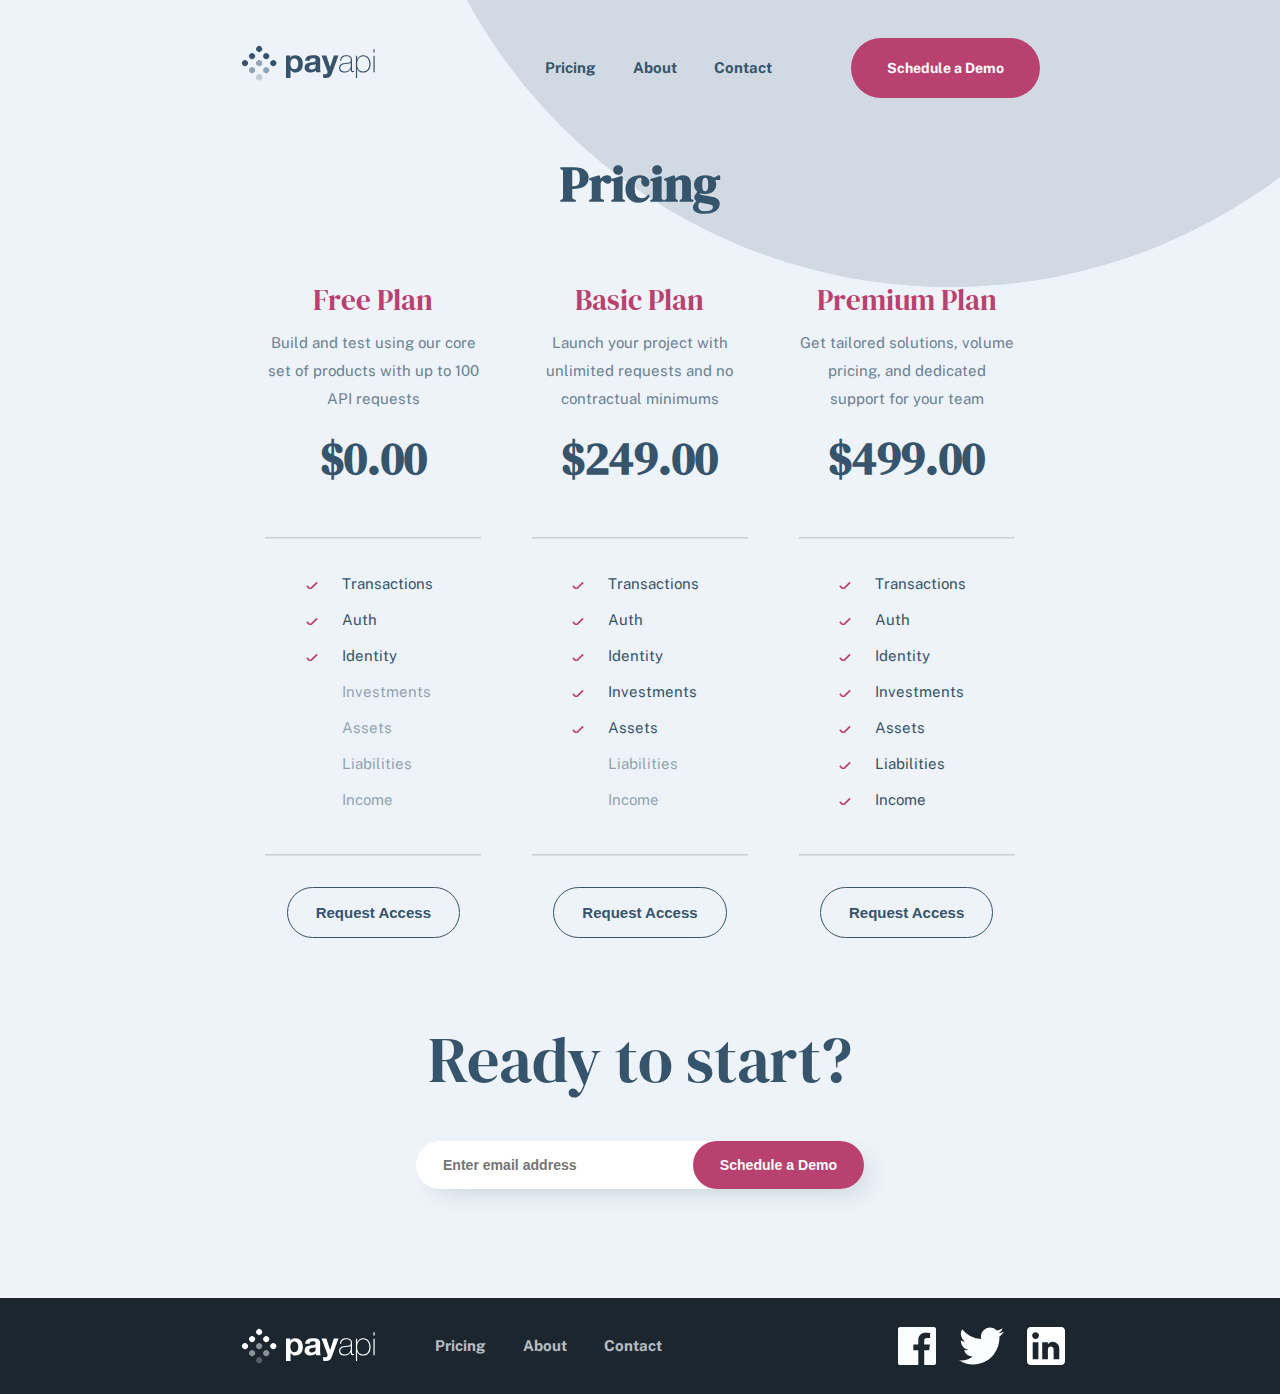
<file: pricing.html>
<!DOCTYPE html>
<html lang="en">

<head>
  <meta charset="UTF-8" />
  <meta name="viewport" content="width=device-width, initial-scale=1.0" />

  <link rel="icon" type="image/png" sizes="32x32" href="./assets/favicon-32x32.png" />

  <title>Frontend Mentor | PayAPI Website Challenge</title>
  <link rel="stylesheet" href="/styles/pricing.min.css">
</head>

<body>
  <header>
    <div class="wrapper">
      <div class="header__container">
        <a href="/index.html"><img src="./assets/shared/desktop/logo.svg" alt="PayAPI" /></a>
        <button class="mobile-nav-toggle" aria-controls="menu" aria-expanded="false">
          <span class="sr-only">Menu</span>
        </button>
        <nav>
          <ul role="list" data-visible="false" id="menu">
            <li><a href="/pricing.html">Pricing</a></li>
            <li><a href="/about.html">About</a></li>
            <li><a href="/contact.html">Contact</a></li>
            <li class="CTA-button">
              Schedule a Demo
            </li>
          </ul>
        </nav>
      </div>
    </div>
  </header>

  <main>
    <section class="pricing">
      <div class="wrapper">
        <div class="pricing__container">
          <h1>Pricing</h1>
          <div class="pricing__items">
            <div class="pricing__item">
              <h2 class="pricing__title">Free Plan</h2>
              <p class="pricing__content">Build and test using our core set of products with up to 100 API requests</p>
              <h1 class="pricing__price">$0.00</h1>
              <hr style="border-color: #979797; opacity: 0.2;">
              <ul>
                <li class="checked">Transactions</li>
                <li class="checked">Auth</li>
                <li class="checked">Identity</li>
                <li>Investments</li>
                <li>Assets</li>
                <li>Liabilities</li>
                <li>Income</li>
              </ul>
              <hr style="border-color: #979797; opacity: 0.2;">
              <button>Request Access</button>
            </div>
            <div class="pricing__item">
              <h2 class="pricing__title">Basic Plan</h2>
              <p class="pricing__content">Launch your project with unlimited requests and no contractual minimums</p>
              <h1 class="pricing__price">$249.00</h1>
              <hr style="border-color: #979797; opacity: 0.2;">
              <ul>
                <li class="checked">Transactions</li>
                <li class="checked">Auth</li>
                <li class="checked">Identity</li>
                <li class="checked">Investments</li>
                <li class="checked">Assets</li>
                <li>Liabilities</li>
                <li>Income</li>
              </ul>
              <hr style="border-color: #979797; opacity: 0.2;">
              <button>Request Access</button>
            </div>
            <div class="pricing__item">
              <h2 class="pricing__title">Premium Plan</h2>
              <p class="pricing__content">Get tailored solutions, volume pricing, and dedicated support for your team
              </p>
              <h1 class="pricing__price">$499.00</h1>
              <hr style="border-color: #979797; opacity: 0.2;">
              <ul>
                <li class="checked">Transactions</li>
                <li class="checked">Auth</li>
                <li class="checked">Identity</li>
                <li class="checked">Investments</li>
                <li class="checked">Assets</li>
                <li class="checked">Liabilities</li>
                <li class="checked">Income</li>
              </ul>
              <hr style="border-color: #979797; opacity: 0.2;">
              <button>Request Access</button>
            </div>
          </div>
        </div>
      </div>
    </section>

    <section class="CTA">
      <div class="wrapper">
        <div class="CTA__container">
          <h2>Ready to start?</h2>
          <form>
            <div class="input-group">
              <input type="text" placeholder="Enter email address">
              <button type="button">Schedule a Demo</button>
            </div>
          </form>
        </div>
      </div>
    </section>

  </main>

  <footer>
    <div class="wrapper">
      <div class="footer__container">
        <div class="footer__nav">
          <svg width="135" height="38" xmlns="http://www.w3.org/2000/svg">
            <g fill="#fff" fill-rule="evenodd">
              <path
                d="M50.544 33.934v-7.84h.064a5.36 5.36 0 002.128 1.84c.864.416 1.808.624 2.832.624 1.216 0 2.277-.235 3.184-.704a6.738 6.738 0 002.272-1.888 8.147 8.147 0 001.36-2.72 11.37 11.37 0 00.448-3.2c0-1.173-.15-2.299-.448-3.376-.299-1.077-.757-2.021-1.376-2.832a6.937 6.937 0 00-2.336-1.952c-.939-.49-2.059-.736-3.36-.736-1.024 0-1.963.203-2.816.608-.853.405-1.557 1.056-2.112 1.952h-.064v-2.112H46v22.336h4.544zm3.808-8.768c-.725 0-1.344-.15-1.856-.448a3.595 3.595 0 01-1.232-1.168 5.044 5.044 0 01-.672-1.68 9.192 9.192 0 01-.208-1.952c0-.683.064-1.344.192-1.984a4.98 4.98 0 01.656-1.696c.31-.49.715-.89 1.216-1.2.501-.31 1.125-.464 1.872-.464.725 0 1.339.155 1.84.464.501.31.912.715 1.232 1.216.32.501.55 1.072.688 1.712.139.64.208 1.29.208 1.952 0 .661-.064 1.312-.192 1.952-.128.64-.347 1.2-.656 1.68-.31.48-.715.87-1.216 1.168-.501.299-1.125.448-1.872.448zm15.882 3.392c1.024 0 2.027-.15 3.008-.448a5.921 5.921 0 002.56-1.568 6.52 6.52 0 00.32 1.6h4.608c-.213-.341-.363-.853-.448-1.536a17.288 17.288 0 01-.128-2.144v-8.608c0-1.003-.224-1.808-.672-2.416a4.603 4.603 0 00-1.728-1.424 7.733 7.733 0 00-2.336-.688 18.543 18.543 0 00-2.528-.176c-.917 0-1.83.09-2.736.272a7.809 7.809 0 00-2.448.912 5.448 5.448 0 00-1.792 1.696c-.47.704-.736 1.59-.8 2.656h4.544c.085-.896.384-1.536.896-1.92.512-.384 1.216-.576 2.112-.576.405 0 .784.027 1.136.08.352.053.661.16.928.32s.48.384.64.672c.16.288.24.677.24 1.168.021.47-.117.827-.416 1.072-.299.245-.704.432-1.216.56-.512.128-1.099.224-1.76.288-.661.064-1.333.15-2.016.256-.683.107-1.36.25-2.032.432a5.735 5.735 0 00-1.792.816c-.523.363-.95.848-1.28 1.456-.33.608-.496 1.381-.496 2.32 0 .853.144 1.59.432 2.208a4.17 4.17 0 001.2 1.536c.512.405 1.11.704 1.792.896a8.127 8.127 0 002.208.288zm1.696-3.008c-.363 0-.715-.032-1.056-.096a2.566 2.566 0 01-.896-.336 1.717 1.717 0 01-.608-.656c-.15-.277-.224-.619-.224-1.024 0-.427.075-.779.224-1.056.15-.277.347-.507.592-.688a2.98 2.98 0 01.864-.432c.33-.107.667-.192 1.008-.256.363-.064.725-.117 1.088-.16.363-.043.71-.096 1.04-.16.33-.064.64-.144.928-.24.288-.096.528-.23.72-.4v1.696c0 .256-.027.597-.08 1.024a3.428 3.428 0 01-.432 1.264c-.235.416-.597.773-1.088 1.072-.49.299-1.184.448-2.08.448zm13.962 8.384c1.557 0 2.773-.288 3.648-.864.874-.576 1.557-1.536 2.048-2.88L98.5 11.598h-4.704L90.18 22.926h-.064l-3.744-11.328H81.54l5.792 15.52c.128.32.192.661.192 1.024 0 .49-.144.939-.432 1.344-.288.405-.731.64-1.328.704-.448.021-.896.01-1.344-.032-.448-.043-.886-.085-1.312-.128v3.744c.469.043.933.08 1.392.112.458.032.922.048 1.392.048zm18.698-5.408c.789 0 1.514-.096 2.176-.288a6.581 6.581 0 001.776-.8c.522-.341.965-.73 1.328-1.168.362-.437.64-.901.832-1.392h.064v.864c0 .341.026.656.08.944.053.288.154.539.304.752.149.213.368.384.656.512.288.128.677.192 1.168.192.34 0 .672-.043.992-.128V26.99a5.835 5.835 0 01-.896.096c-.278 0-.491-.059-.64-.176a.961.961 0 01-.32-.464 2.357 2.357 0 01-.112-.64c-.011-.235-.016-.47-.016-.704v-9.568c0-1.259-.454-2.277-1.36-3.056-.907-.779-2.352-1.168-4.336-1.168-1.984 0-3.515.453-4.592 1.36-1.078.907-1.66 2.267-1.744 4.08h1.216c.085-1.472.58-2.57 1.488-3.296.906-.725 2.096-1.088 3.568-1.088.832 0 1.536.085 2.112.256.576.17 1.045.405 1.408.704.362.299.629.64.8 1.024.17.384.256.8.256 1.248 0 .576-.032 1.056-.096 1.44a1.64 1.64 0 01-.48.944c-.256.245-.635.437-1.136.576-.502.139-1.19.24-2.064.304l-1.888.16c-.662.064-1.35.17-2.064.32-.715.15-1.366.4-1.952.752a4.367 4.367 0 00-1.456 1.44c-.384.608-.576 1.392-.576 2.352 0 1.579.48 2.747 1.44 3.504.96.757 2.314 1.136 4.064 1.136zm.032-1.056c-1.344 0-2.4-.293-3.168-.88-.768-.587-1.152-1.488-1.152-2.704 0-.768.149-1.392.448-1.872.298-.48.688-.859 1.168-1.136a5.213 5.213 0 011.616-.592 20.778 20.778 0 011.792-.272l2.048-.192a16.93 16.93 0 002.032-.288c.608-.128 1.06-.373 1.36-.736v3.072c0 .213-.06.624-.176 1.232-.118.608-.39 1.237-.816 1.888-.427.65-1.046 1.227-1.856 1.728-.811.501-1.91.752-3.296.752zm12.49 6.56v-9.312h.063c.491 1.344 1.27 2.315 2.336 2.912 1.067.597 2.283.896 3.648.896 1.26 0 2.352-.213 3.28-.64a6.254 6.254 0 002.304-1.776c.608-.757 1.062-1.659 1.36-2.704.3-1.045.448-2.197.448-3.456 0-1.152-.149-2.25-.448-3.296-.298-1.045-.752-1.963-1.36-2.752a6.651 6.651 0 00-2.304-1.888c-.928-.47-2.02-.704-3.28-.704-.896 0-1.69.139-2.384.416a6.39 6.39 0 00-1.776 1.04c-.49.416-.885.87-1.184 1.36-.298.49-.512.939-.64 1.344h-.064v-3.776h-1.216V34.03h1.216zm6.047-6.56c-1.152 0-2.117-.208-2.896-.624a5.008 5.008 0 01-1.856-1.664c-.458-.693-.784-1.493-.976-2.4a13.637 13.637 0 01-.288-2.832c0-.981.107-1.925.32-2.832a7.152 7.152 0 011.04-2.416 5.407 5.407 0 011.872-1.696c.768-.427 1.696-.64 2.784-.64 1.11 0 2.054.219 2.832.656a5.599 5.599 0 011.904 1.728c.491.715.854 1.525 1.088 2.432.235.907.352 1.83.352 2.768 0 1.024-.122 1.99-.368 2.896-.245.907-.618 1.701-1.12 2.384a5.487 5.487 0 01-1.92 1.632c-.778.405-1.7.608-2.768.608zm11.498-18.88V5.294h-1.216V8.59h1.216zm0 19.552V11.694h-1.216v16.448h1.216z"
                fill-rule="nonzero" />
              <g>
                <circle transform="rotate(45 19.142 5)" cx="19.142" cy="5" r="3" />
                <circle transform="rotate(45 26.213 12.071)" cx="26.213" cy="12.071" r="3" />
                <circle transform="rotate(45 33.284 19.142)" cx="33.284" cy="19.142" r="3" />
                <circle transform="rotate(45 12.071 12.071)" cx="12.071" cy="12.071" r="3" />
                <circle opacity=".5" transform="rotate(45 19.142 19.142)" cx="19.142" cy="19.142" r="3" />
                <circle opacity=".5" transform="rotate(45 26.213 26.213)" cx="26.213" cy="26.213" r="3" />
                <circle transform="rotate(45 5 19.142)" cx="5" cy="19.142" r="3" />
                <circle opacity=".5" transform="rotate(45 12.071 26.213)" cx="12.071" cy="26.213" r="3" />
                <circle opacity=".25" transform="rotate(45 19.142 33.284)" cx="19.142" cy="33.284" r="3" />
              </g>
            </g>
          </svg>
          <nav>
            <ul>
              <li><a href="/pricing.html">Pricing</a></li>
              <li><a href="/about.html">About</a></li>
              <li><a href="/contact.html">Contact</a></li>
            </ul>
          </nav>
        </div>
        <div class="footer__social">
          <img src="/assets/shared/desktop/facebook.svg" alt="facebook icon">
          <img src="/assets/shared/desktop/twitter.svg" alt="twitter icon">
          <img src="/assets/shared/desktop/linkedin.svg" alt="linkedin">
        </div>
      </div>
    </div>
  </footer>

  <script>
    const navigation = document.querySelector("#menu");
    const navToggle = document.querySelector(".mobile-nav-toggle");

    navToggle.addEventListener("click", () => {
      const visibility = navigation.getAttribute("data-visible");

      if (visibility === "false") {
        navigation.setAttribute("data-visible", true);
        navToggle.setAttribute("aria-expanded", true);
      } else if (visibility === "true") {
        navigation.setAttribute("data-visible", false);
        navToggle.setAttribute("aria-expanded", false);
      }
    });
  </script>
</body>

</html>
</file>
<file: styles/index.min.css>
@import"https://fonts.googleapis.com/css2?family=DM+Serif+Display&family=Public+Sans:wght@100;400&display=swap";@import"https://fonts.googleapis.com/css2?family=DM+Serif+Display&family=Public+Sans:wght@100;400&display=swap";:root{--bg-pink-100: hsl(337, 60%, 64%);--bg-pink-200: hsl(337, 48%, 49%);--bg-body: #edf3f8;--bg-blue-100: hsl(207, 16%, 50%);--bg-blue-200: #1b262f;--text1: #fbfcfe;--text2: hsl(207, 33%, 32%);--fs-body: 0.938rem;--fs-72: 4.5rem;--fs-56: 3.5rem;--fs-48: 3rem;--fs-32: 2rem;--fs-25: 1.6rem;--fs-24: 1.5rem;--fs-20: 1.25rem}html{font-size:var(--fs-body);line-height:28px;font-family:"Public Sans",sans-serif}body{margin:0;padding:0;background-color:var(--bg-body)}*,*::before,*::after{box-sizing:inherit}h1,h2,h3,h4{font-family:"DM Serif Display",serif}.wrapper{max-width:400px;padding:0 16px;margin:0 auto}@media(min-width: 768px){body{background-size:1100px 1100px;background-position:center -700px}.wrapper{max-width:800px;padding:0 39px}}@media(min-width: 1440px){.wrapper{max-width:1440px;padding:0 165px}body{background-size:900px 900px;background-position:890px -237px}}header{padding:2.5rem 0}header .wrapper .header__container{position:relative;display:flex;justify-content:space-between;align-items:center}header .wrapper nav ul{list-style:none;text-align:center;margin:0;z-index:2;padding:min(30vh,10rem) 2em;flex-direction:column;align-items:center;position:fixed;z-index:1000;inset:0 0 0 21%;background:var(--bg-blue-200);transform:translateX(100%)}header .wrapper nav ul[data-visible=true]{transition:transform 350ms ease-out;transform:translateX(0%)}header .wrapper nav ul[data-visible=true] li{margin-bottom:24px;font-weight:bold}header .wrapper nav ul[data-visible=true] li a{text-decoration:none;color:var(--text1)}header .wrapper nav .CTA-button{font-size:var(--fs-body);width:100%;margin-top:.438rem;font-weight:bold;color:var(--text1);border:none;border-radius:50px;padding:16px 36px;background-color:var(--bg-pink-200)}header .wrapper .mobile-nav-toggle{display:block;background-color:rgba(0,0,0,0);background-image:url("../../assets/shared/mobile/menu.svg");background-repeat:no-repeat;border:0;z-index:9999;position:absolute;width:2rem;top:.7rem;right:0;aspect-ratio:1}header .wrapper .mobile-nav-toggle[aria-expanded=true]{background-image:url("../../assets/shared/mobile/close.svg")}header .wrapper .sr-only:not(:focus):not(:active){clip:rect(0 0 0 0);-webkit-clip-path:inset(50%);clip-path:inset(50%);height:1px;overflow:hidden;position:absolute;white-space:nowrap;width:1px}@media(min-width: 768px){header .wrapper nav{display:flex;justify-content:space-between}header .wrapper nav ul{display:flex;flex-direction:row;position:relative;transform:none;padding:0;background:none;inset:0;padding-left:1rem}header .wrapper nav ul li{margin-left:2.5rem}header .wrapper nav ul li a{font-size:15px;font-weight:bold;color:var(--text2);text-decoration:none}header .wrapper nav ul .CTA-button{margin-left:5.25rem;margin-right:0;margin-top:0}header .wrapper .mobile-nav-toggle{display:none}}@media(min-width: 1440px){header .wrapper nav ul .CTA-button{margin-left:25rem}}:root{--bg-pink-100: hsl(337, 60%, 64%);--bg-pink-200: hsl(337, 48%, 49%);--bg-body: #edf3f8;--bg-blue-100: hsl(207, 16%, 50%);--bg-blue-200: #1b262f;--text1: #fbfcfe;--text2: hsl(207, 33%, 32%);--fs-body: 0.938rem;--fs-72: 4.5rem;--fs-56: 3.5rem;--fs-48: 3rem;--fs-32: 2rem;--fs-25: 1.6rem;--fs-24: 1.5rem;--fs-20: 1.25rem}html{font-size:var(--fs-body);line-height:28px;font-family:"Public Sans",sans-serif}body{margin:0;padding:0;background-color:var(--bg-body)}*,*::before,*::after{box-sizing:inherit}h1,h2,h3,h4{font-family:"DM Serif Display",serif}.wrapper{max-width:400px;padding:0 16px;margin:0 auto}@media(min-width: 768px){body{background-size:1100px 1100px;background-position:center -700px}.wrapper{max-width:800px;padding:0 39px}}@media(min-width: 1440px){.wrapper{max-width:1440px;padding:0 165px}body{background-size:900px 900px;background-position:890px -237px}}footer{background-color:var(--bg-blue-200)}footer .footer__container{text-align:center;padding:2.563rem 0 3.438rem 0}footer .footer__container .footer__nav{text-align:center}footer .footer__container .footer__nav nav{margin:2.5rem 0}footer .footer__container .footer__nav nav ul{padding-left:0;list-style:none}footer .footer__container .footer__nav nav ul li{margin-bottom:1.938rem}footer .footer__container .footer__nav nav ul li a{font-weight:bold;opacity:.7;color:var(--text1);text-decoration:none}footer .footer__container .footer__social{display:flex;justify-content:center}footer .footer__container .footer__social img:nth-child(2){margin-inline:1.5rem}@media(min-width: 768px){footer .footer__container{display:flex;justify-content:space-between;padding:1.938rem 0}footer .footer__container .footer__nav{display:flex}footer .footer__container .footer__nav nav{display:flex;margin:0 0 0 4rem}footer .footer__container .footer__nav nav ul{margin:0;display:flex;align-items:center}footer .footer__container .footer__nav nav ul li{margin-bottom:0}footer .footer__container .footer__nav nav ul li:nth-child(2){margin-inline:2.5rem}}.CTA{margin:5rem 0}.CTA .CTA__container{text-align:center}.CTA .CTA__container h2{margin-top:0;color:var(--text2);letter-spacing:-0.25px;font-weight:400;font-size:clamp(32px,2rem + (1vw - 3.75px)*3.7559,72px);line-height:36px}.CTA .CTA__container form{display:flex;flex-direction:column}.CTA .CTA__container form .input-group{display:flex;flex-direction:column}.CTA .CTA__container form .input-group input{box-shadow:10px 10px 25px -10px rgba(54,83,107,.25);-webkit-box-shadow:10px 10px 25px -10px rgba(54,83,107,.25);-moz-box-shadow:10px 10px 25px -10px rgba(54,83,107,.25);margin-bottom:1rem}.CTA .CTA__container form .input-group input::-moz-placeholder{font-weight:bold}.CTA .CTA__container form .input-group input::placeholder{font-weight:bold}.CTA .CTA__container form .input-group input,.CTA .CTA__container form .input-group button{font-size:.938rem;padding:16px 27px;border:none;border-radius:50px}.CTA .CTA__container form .input-group button{font-weight:bold;color:var(--text1);background-color:var(--bg-pink-200)}@media(min-width: 768px){.CTA{margin:6.25rem 0}.CTA .CTA__container h2{line-height:56px}.CTA .CTA__container form{display:inline-flex}.CTA .CTA__container form .input-group{position:relative;display:inline-block}.CTA .CTA__container form .input-group input,.CTA .CTA__container form .input-group button{border:none;border-radius:50px}.CTA .CTA__container form .input-group input{padding-right:16rem}.CTA .CTA__container form .input-group button{position:absolute;top:0;right:0}}@media(min-width: 1440px){.CTA .CTA__container{display:flex;justify-content:space-between;align-items:center}.CTA .CTA__container h2{line-height:72px;margin-bottom:0}.CTA .CTA__container form .input-group input{margin-bottom:0}}body{background-image:url("../assets/shared/desktop/bg-pattern-circle.svg");background-repeat:no-repeat;background-position:center -500px}@media(min-width: 768px){body{background-position:center -680px}}@media(min-width: 1440px){body{background-position:900px -280px}}.hero .hero__container{display:flex;flex-direction:column;align-items:center}.hero .hero__container .hero__img{margin-left:1.5rem;width:55%;max-width:80%}.hero .hero__container .hero__content{text-align:center}.hero .hero__container .hero__content h1{margin-top:0;color:var(--text2);max-width:20ch;letter-spacing:-0.25px;font-weight:400;font-size:clamp(32px,2rem + (1vw - 3.75px)*3.7559,72px);line-height:36px}.hero .hero__container .hero__content form{display:flex;flex-direction:column}.hero .hero__container .hero__content form .input-group{display:flex;flex-direction:column}.hero .hero__container .hero__content form .input-group input{box-shadow:10px 10px 25px -10px rgba(54,83,107,.25);-webkit-box-shadow:10px 10px 25px -10px rgba(54,83,107,.25);-moz-box-shadow:10px 10px 25px -10px rgba(54,83,107,.25);margin-bottom:1rem}.hero .hero__container .hero__content form .input-group input::-moz-placeholder{font-weight:bold}.hero .hero__container .hero__content form .input-group input::placeholder{font-weight:bold}.hero .hero__container .hero__content form .input-group input,.hero .hero__container .hero__content form .input-group button{font-size:.938rem;padding:1rem 1.688rem;border:none;border-radius:50px}.hero .hero__container .hero__content form .input-group button{font-weight:bold;color:var(--text1);background-color:var(--bg-pink-200)}.hero .hero__container .hero__content form p{color:var(--text2)}@media(min-width: 767px){.hero .hero__container .hero__img{width:43%}.hero .hero__container .hero__content h1{max-width:21ch;line-height:56px}.hero .hero__container .hero__content form{display:inline-flex}.hero .hero__container .hero__content form .input-group{position:relative;display:inline-block}.hero .hero__container .hero__content form .input-group input,.hero .hero__container .hero__content form .input-group button{border:none;border-radius:50px}.hero .hero__container .hero__content form .input-group input{padding-right:16rem}.hero .hero__container .hero__content form .input-group button{position:absolute;top:0;right:0}.hero .hero__container .hero__content form p{margin:0}.hero .hero__container .hero__content form p span{font-weight:bold}}@media(min-width: 1440px){.hero .hero__container{flex-direction:row;justify-content:space-between;align-items:center}.hero .hero__container .hero__img{width:40%;order:2}.hero .hero__container .hero__content{text-align:left}.hero .hero__container .hero__content h1{max-width:15ch;line-height:72px}.hero .hero__container .hero__content form p{margin-left:25px}}.companies{background:var(--bg-blue-200);background-image:url("/assets/shared/desktop/bg-pattern-circle.svg");background-repeat:no-repeat;background-size:700px 700px;background-position:center -480px;color:var(--text1);margin:5rem 0;padding:5rem 0}.companies .companies__container .companies__images{display:grid;grid-template-columns:repeat(2, 1fr);justify-items:center;row-gap:40px}.companies .companies__container .companies__content{text-align:center}.companies .companies__container .companies__content h2{margin-top:3.5rem;font-weight:normal;font-size:clamp(32px,2rem + (1vw - 3.75px)*1.5023,48px)}.companies .companies__container .companies__content p{margin:1rem 0 2rem 0;line-height:28px;color:var(--text1);opacity:.6}.companies .companies__container .companies__content button{font-weight:bold;color:var(--text1);padding:1rem 2rem;border-radius:50px;background-color:rgba(0,0,0,0);border:1px solid var(--text1);outline:none}@media(min-width: 768px){.companies{background-size:cover;background-position:center -675px;padding:5.5rem 0}.companies .companies__container .companies__images{grid-template-columns:repeat(3, 1fr);margin-bottom:4rem}.companies .companies__container .companies__content{max-width:50ch;margin-inline:auto}}@media(min-width: 1440px){.companies{background-size:900px;background-position:-214px -498px;padding:6.25rem 0}.companies .companies__container{display:grid;grid-template-columns:repeat(2, 1fr)}.companies .companies__container .companies__images{grid-column:2;margin-bottom:0;align-items:center;row-gap:0}.companies .companies__container .companies__content{text-align:left;grid-row:1;margin-inline:0}.companies .companies__container .companies__content h2{margin:0}.companies .companies__container .companies__content p{margin:2.5rem 0 2rem 0}}.code .code__container{display:flex;flex-direction:column;align-items:center}.code .code__container img{width:100%;margin-left:2rem}.code .code__container .code__content{text-align:center;color:var(--bg-blue-100)}.code .code__container .code__content h2{margin-top:0;color:var(--text2);font-size:2.25rem}.code .code__container .code__content p{margin-inline:auto;line-height:28px;max-width:37ch}@media(min-width: 768px){.code .code__container img{margin-left:4rem}.code .code__container .code__content h2{font-size:3rem;margin-top:0}.code .code__container .code__content p{max-width:63ch}}@media(min-width: 1440px){.code .code__container{flex-direction:row}.code .code__container img{margin-left:0}.code .code__container .code__content{text-align:left}.code .code__container .code__content p{max-width:75ch}}.simpleUI{margin:5rem 0}.simpleUI .simpleUI__container{display:flex;flex-direction:column}.simpleUI .simpleUI__container img{margin-left:2rem}.simpleUI .simpleUI__container .simpleUI__content{text-align:center}.simpleUI .simpleUI__container .simpleUI__content h2{color:var(--text2);font-size:2.25rem}.simpleUI .simpleUI__container .simpleUI__content p{color:var(--bg-blue-100);margin-inline:auto;line-height:28px;max-width:37ch}@media(min-width: 768px){.simpleUI{margin:6.25rem 0}.simpleUI .simpleUI__container .simpleUI__content h2{color:var(--text2);font-size:3rem}.simpleUI .simpleUI__container .simpleUI__content p{max-width:61ch}}@media(min-width: 1440px){.simpleUI{background-image:url("/assets/shared/desktop/bg-pattern-circle.svg");background-repeat:no-repeat;background-position-x:1187px;padding:4rem 0}.simpleUI .simpleUI__container{flex-direction:row;align-items:center}.simpleUI .simpleUI__container img{margin-left:0;order:1}.simpleUI .simpleUI__container .simpleUI__content{margin-left:2rem;text-align:left}.simpleUI .simpleUI__container .simpleUI__content h2{color:var(--text2);font-size:3rem}.simpleUI .simpleUI__container .simpleUI__content p{max-width:61ch}}.services .services__container{display:grid;grid-template-rows:repeat(3, 1fr);row-gap:3rem;place-items:end}.services .services__container .service__item{text-align:center;margin-inline:auto}.services .services__container .service__item .service__title{font-family:"Public Sans",sans-serif;margin-bottom:1rem;color:var(--text2);font-size:1.125rem;font-weight:bold}.services .services__container .service__item p{color:var(--bg-blue-100);max-width:36ch}@media(min-width: 768px){.services .services__container{grid-template-columns:repeat(3, 1fr);grid-template-rows:auto;-moz-column-gap:.625rem;column-gap:.625rem;row-gap:0}}@media(min-width: 1440px){.services .services__container{-moz-column-gap:1.8rem;column-gap:1.8rem}.services .services__container .service__item p{max-width:38ch}}/*# sourceMappingURL=index.min.css.map */
</file>
<file: styles/about.min.css>
@import"https://fonts.googleapis.com/css2?family=DM+Serif+Display&family=Public+Sans:wght@100;400&display=swap";@import"https://fonts.googleapis.com/css2?family=DM+Serif+Display&family=Public+Sans:wght@100;400&display=swap";@import"https://fonts.googleapis.com/css2?family=DM+Serif+Display&family=Public+Sans:wght@100;400&display=swap";:root{--bg-pink-100: hsl(337, 60%, 64%);--bg-pink-200: hsl(337, 48%, 49%);--bg-body: #edf3f8;--bg-blue-100: hsl(207, 16%, 50%);--bg-blue-200: #1b262f;--text1: #fbfcfe;--text2: rgb(55, 84, 109);--fs-body: 0.938rem;--fs-72: 4.5rem;--fs-56: 3.5rem;--fs-48: 3rem;--fs-32: 2rem;--fs-25: 1.6rem;--fs-24: 1.5rem;--fs-20: 1.25rem}html{font-size:var(--fs-body);line-height:28px;font-family:"Public Sans",sans-serif}body{margin:0;padding:0;background-color:var(--bg-body)}*,*::before,*::after{box-sizing:inherit}h1,h2,h3,h4{font-family:"DM Serif Display",serif}.wrapper{max-width:400px;padding:0 16px;margin:0 auto}@media(min-width: 768px){body{background-size:1100px 1100px;background-position:center -700px}.wrapper{max-width:800px;padding:0 39px}}@media(min-width: 1440px){.wrapper{max-width:1400px;padding:0 165px}body{background-size:900px 900px;background-position:890px -237px}}:root{--bg-pink-100: hsl(337, 60%, 64%);--bg-pink-200: hsl(337, 48%, 49%);--bg-body: #edf3f8;--bg-blue-100: hsl(207, 16%, 50%);--bg-blue-200: #1b262f;--text1: #fbfcfe;--text2: rgb(55, 84, 109);--fs-body: 0.938rem;--fs-72: 4.5rem;--fs-56: 3.5rem;--fs-48: 3rem;--fs-32: 2rem;--fs-25: 1.6rem;--fs-24: 1.5rem;--fs-20: 1.25rem}html{font-size:var(--fs-body);line-height:28px;font-family:"Public Sans",sans-serif}body{margin:0;padding:0;background-color:var(--bg-body)}*,*::before,*::after{box-sizing:inherit}h1,h2,h3,h4{font-family:"DM Serif Display",serif}.wrapper{max-width:400px;padding:0 16px;margin:0 auto}@media(min-width: 768px){body{background-size:1100px 1100px;background-position:center -700px}.wrapper{max-width:800px;padding:0 39px}}@media(min-width: 1440px){.wrapper{max-width:1400px;padding:0 165px}body{background-size:900px 900px;background-position:890px -237px}}header{padding:2.5rem 0}header .wrapper .header__container{position:relative;display:flex;justify-content:space-between;align-items:center}header .wrapper nav ul{list-style:none;text-align:center;margin:0;z-index:2;padding:min(30vh,10rem) 2em;flex-direction:column;align-items:center;position:fixed;z-index:1000;inset:0 0 0 21%;background:var(--bg-blue-200);transform:translateX(100%)}header .wrapper nav ul[data-visible=true]{transition:transform 350ms ease-out;transform:translateX(0%)}header .wrapper nav ul[data-visible=true] li{margin-bottom:24px;font-weight:bold}header .wrapper nav ul[data-visible=true] li a{text-decoration:none;color:var(--text1)}header .wrapper nav .CTA-button{font-size:var(--fs-body);width:100%;margin-top:.438rem;font-weight:bold;color:var(--text1);border:none;border-radius:50px;padding:16px 36px;background-color:var(--bg-pink-200)}header .wrapper .mobile-nav-toggle{display:block;background-color:rgba(0,0,0,0);background-image:url("../../assets/shared/mobile/menu.svg");background-repeat:no-repeat;border:0;z-index:9999;position:absolute;width:2rem;top:.7rem;right:0;aspect-ratio:1}header .wrapper .mobile-nav-toggle[aria-expanded=true]{background-image:url("../../assets/shared/mobile/close.svg")}header .wrapper .sr-only:not(:focus):not(:active){clip:rect(0 0 0 0);-webkit-clip-path:inset(50%);clip-path:inset(50%);height:1px;overflow:hidden;position:absolute;white-space:nowrap;width:1px}@media(min-width: 768px){header .wrapper nav{display:flex;justify-content:space-between}header .wrapper nav ul{display:flex;flex-direction:row;position:relative;transform:none;padding:0;background:none;inset:0;padding-left:1rem}header .wrapper nav ul li{margin-left:2.5rem}header .wrapper nav ul li a{font-size:15px;font-weight:bold;color:var(--text2);text-decoration:none}header .wrapper nav ul .CTA-button{margin-left:5.25rem;margin-right:0;margin-top:0}header .wrapper .mobile-nav-toggle{display:none}}@media(min-width: 1440px){header .wrapper nav ul .CTA-button{margin-left:25rem}}:root{--bg-pink-100: hsl(337, 60%, 64%);--bg-pink-200: hsl(337, 48%, 49%);--bg-body: #edf3f8;--bg-blue-100: hsl(207, 16%, 50%);--bg-blue-200: #1b262f;--text1: #fbfcfe;--text2: rgb(55, 84, 109);--fs-body: 0.938rem;--fs-72: 4.5rem;--fs-56: 3.5rem;--fs-48: 3rem;--fs-32: 2rem;--fs-25: 1.6rem;--fs-24: 1.5rem;--fs-20: 1.25rem}html{font-size:var(--fs-body);line-height:28px;font-family:"Public Sans",sans-serif}body{margin:0;padding:0;background-color:var(--bg-body)}*,*::before,*::after{box-sizing:inherit}h1,h2,h3,h4{font-family:"DM Serif Display",serif}.wrapper{max-width:400px;padding:0 16px;margin:0 auto}@media(min-width: 768px){body{background-size:1100px 1100px;background-position:center -700px}.wrapper{max-width:800px;padding:0 39px}}@media(min-width: 1440px){.wrapper{max-width:1400px;padding:0 165px}body{background-size:900px 900px;background-position:890px -237px}}footer{background-color:var(--bg-blue-200)}footer .footer__container{text-align:center;padding:2.563rem 0 3.438rem 0}footer .footer__container .footer__nav{text-align:center}footer .footer__container .footer__nav nav{margin:2.5rem 0}footer .footer__container .footer__nav nav ul{padding-left:0;list-style:none}footer .footer__container .footer__nav nav ul li{margin-bottom:1.938rem}footer .footer__container .footer__nav nav ul li a{font-weight:bold;opacity:.7;color:var(--text1);text-decoration:none}footer .footer__container .footer__social{display:flex;justify-content:center}footer .footer__container .footer__social img:nth-child(2){margin-inline:1.5rem}@media(min-width: 768px){footer .footer__container{display:flex;justify-content:space-between;padding:1.938rem 0}footer .footer__container .footer__nav{display:flex}footer .footer__container .footer__nav nav{display:flex;margin:0 0 0 4rem}footer .footer__container .footer__nav nav ul{margin:0;display:flex;align-items:center}footer .footer__container .footer__nav nav ul li{margin-bottom:0}footer .footer__container .footer__nav nav ul li:nth-child(2){margin-inline:2.5rem}}.CTA{margin:5rem 0}.CTA .CTA__container{text-align:center}.CTA .CTA__container h2{margin-top:0;color:var(--text2);letter-spacing:-0.25px;font-weight:400;font-size:clamp(32px,2rem + (1vw - 3.75px)*3.7559,72px);line-height:36px}.CTA .CTA__container form{display:flex;flex-direction:column}.CTA .CTA__container form .input-group{display:flex;flex-direction:column}.CTA .CTA__container form .input-group input{box-shadow:10px 10px 25px -10px rgba(54,83,107,.25);-webkit-box-shadow:10px 10px 25px -10px rgba(54,83,107,.25);-moz-box-shadow:10px 10px 25px -10px rgba(54,83,107,.25);margin-bottom:1rem}.CTA .CTA__container form .input-group input::-moz-placeholder{font-weight:bold}.CTA .CTA__container form .input-group input::placeholder{font-weight:bold}.CTA .CTA__container form .input-group input,.CTA .CTA__container form .input-group button{font-size:.938rem;padding:16px 27px;border:none;border-radius:50px}.CTA .CTA__container form .input-group button{font-weight:bold;color:var(--text1);background-color:var(--bg-pink-200)}@media(min-width: 768px){.CTA{margin:6.25rem 0}.CTA .CTA__container h2{line-height:56px}.CTA .CTA__container form{display:inline-flex}.CTA .CTA__container form .input-group{position:relative;display:inline-block}.CTA .CTA__container form .input-group input,.CTA .CTA__container form .input-group button{border:none;border-radius:50px}.CTA .CTA__container form .input-group input{padding-right:16rem}.CTA .CTA__container form .input-group button{position:absolute;top:0;right:0}}@media(min-width: 1440px){.CTA .CTA__container{display:flex;justify-content:space-between;align-items:center}.CTA .CTA__container h2{line-height:72px;margin-bottom:0}.CTA .CTA__container form .input-group input{margin-bottom:0}}body{margin:0;padding:0;background-color:var(--bg-body);background-image:url("../assets/shared/desktop/bg-pattern-circle.svg");background-repeat:no-repeat;background-position:100px -658px}@media(min-width: 768px){body{background-position:400px -813px}}@media(min-width: 1440px){body{background-position:990px -600px}}.about .about__container .about__title{font-size:clamp(2rem,1.4718309859rem + 2.2535211268vw,3.5rem);color:var(--text2);text-align:center;max-width:15ch;margin-inline:auto;margin-bottom:2.5rem}.about .about__container .about__details{text-align:center}.about .about__container .about__details .about__details--title{font-size:clamp(1.5rem,1.323943662rem + .7511737089vw,2rem);color:var(--text2)}.about .about__container .about__details .about__details--content{font-size:15px;color:var(--bg-blue-100)}.about .about__container .about__details .about--1,.about .about__container .about__details .about--2{margin-bottom:3rem}.about .about__hero img{margin:4.75rem 0 3rem 0;max-width:100%}.about .about__metrics{margin-bottom:3rem;display:flex;flex-direction:column;align-items:center;text-align:center}.about .about__metrics .metric h2{margin-top:0;font-weight:bold;font-size:3.5rem;color:var(--bg-pink-200)}.about .about__metrics .metric .title{margin-bottom:1.5rem;font-weight:normal;font-size:1rem;color:var(--bg-blue-100)}.about .about__metrics::before{content:"";width:100%;height:1px;background-color:var(--bg-blue-100);opacity:.5}.about .about__metrics::after{content:"";width:100%;height:1px;background-color:var(--bg-blue-100);opacity:.3}@media(min-width: 768px){.about .about__container .about__title{max-width:24ch;line-height:50px}.about .about__container .about__details{text-align:left}.about .about__container .about__details .about__details--title{margin-top:0}.about .about__container .about__details .about__details--wrap{display:grid;grid-template-columns:230px 1fr}.about .about__metrics{flex-direction:row;justify-content:space-between}.about .about__metrics .metric{border-top:1px solid rgba(151,151,151,.5);border-bottom:1px solid rgba(151,151,151,.5)}.about .about__metrics .metric h2{margin-top:.83em}.about .about__metrics .metric .title{display:none}.about .about__metrics::before,.about .about__metrics::after{content:none}}@media(min-width: 1440px){.about{background-image:url("../../assets/shared/desktop/bg-pattern-circle.svg");background-repeat:no-repeat;background-size:50%;background-position-y:410px;background-position-x:-500px}.about .about__container{max-width:920px;margin-inline:auto}.about .about__container .about__title{line-height:56px;text-align:left;max-width:24ch;margin-inline:0;margin-bottom:70px}.about .about__container .about__details--wrap .about__details--content{margin:0}.about .about__container .about__details--wrap:nth-child(1){margin-bottom:56px}.about .about__hero img{width:100%;max-width:100%}}/*# sourceMappingURL=about.min.css.map */
</file>
<file: styles/contact.min.css>
@import"https://fonts.googleapis.com/css2?family=DM+Serif+Display&family=Public+Sans:wght@100;400&display=swap";@import"https://fonts.googleapis.com/css2?family=DM+Serif+Display&family=Public+Sans:wght@100;400&display=swap";@import"https://fonts.googleapis.com/css2?family=DM+Serif+Display&family=Public+Sans:wght@100;400&display=swap";:root{--bg-pink-100: hsl(337, 60%, 64%);--bg-pink-200: hsl(337, 48%, 49%);--bg-body: #edf3f8;--bg-blue-100: hsl(207, 16%, 50%);--bg-blue-200: #1b262f;--text1: #fbfcfe;--text2: rgb(55, 84, 109);--fs-body: 0.938rem;--fs-72: 4.5rem;--fs-56: 3.5rem;--fs-48: 3rem;--fs-32: 2rem;--fs-25: 1.6rem;--fs-24: 1.5rem;--fs-20: 1.25rem}html{font-size:var(--fs-body);line-height:28px;font-family:"Public Sans",sans-serif}body{margin:0;padding:0;background-color:var(--bg-body)}*,*::before,*::after{box-sizing:inherit}h1,h2,h3,h4{font-family:"DM Serif Display",serif}.wrapper{max-width:400px;padding:0 16px;margin:0 auto}@media(min-width: 768px){body{background-size:1100px 1100px;background-position:center -700px}.wrapper{max-width:800px;padding:0 39px}}@media(min-width: 1440px){.wrapper{max-width:1400px;padding:0 165px}body{background-size:900px 900px;background-position:890px -237px}}:root{--bg-pink-100: hsl(337, 60%, 64%);--bg-pink-200: hsl(337, 48%, 49%);--bg-body: #edf3f8;--bg-blue-100: hsl(207, 16%, 50%);--bg-blue-200: #1b262f;--text1: #fbfcfe;--text2: rgb(55, 84, 109);--fs-body: 0.938rem;--fs-72: 4.5rem;--fs-56: 3.5rem;--fs-48: 3rem;--fs-32: 2rem;--fs-25: 1.6rem;--fs-24: 1.5rem;--fs-20: 1.25rem}html{font-size:var(--fs-body);line-height:28px;font-family:"Public Sans",sans-serif}body{margin:0;padding:0;background-color:var(--bg-body)}*,*::before,*::after{box-sizing:inherit}h1,h2,h3,h4{font-family:"DM Serif Display",serif}.wrapper{max-width:400px;padding:0 16px;margin:0 auto}@media(min-width: 768px){body{background-size:1100px 1100px;background-position:center -700px}.wrapper{max-width:800px;padding:0 39px}}@media(min-width: 1440px){.wrapper{max-width:1400px;padding:0 165px}body{background-size:900px 900px;background-position:890px -237px}}header{padding:2.5rem 0}header .wrapper .header__container{position:relative;display:flex;justify-content:space-between;align-items:center}header .wrapper nav ul{list-style:none;text-align:center;margin:0;z-index:2;padding:min(30vh,10rem) 2em;flex-direction:column;align-items:center;position:fixed;z-index:1000;inset:0 0 0 21%;background:var(--bg-blue-200);transform:translateX(100%)}header .wrapper nav ul[data-visible=true]{transition:transform 350ms ease-out;transform:translateX(0%)}header .wrapper nav ul[data-visible=true] li{margin-bottom:24px;font-weight:bold}header .wrapper nav ul[data-visible=true] li a{text-decoration:none;color:var(--text1)}header .wrapper nav .CTA-button{font-size:var(--fs-body);width:100%;margin-top:.438rem;font-weight:bold;color:var(--text1);border:none;border-radius:50px;padding:16px 36px;background-color:var(--bg-pink-200)}header .wrapper .mobile-nav-toggle{display:block;background-color:rgba(0,0,0,0);background-image:url("../../assets/shared/mobile/menu.svg");background-repeat:no-repeat;border:0;z-index:9999;position:absolute;width:2rem;top:.7rem;right:0;aspect-ratio:1}header .wrapper .mobile-nav-toggle[aria-expanded=true]{background-image:url("../../assets/shared/mobile/close.svg")}header .wrapper .sr-only:not(:focus):not(:active){clip:rect(0 0 0 0);-webkit-clip-path:inset(50%);clip-path:inset(50%);height:1px;overflow:hidden;position:absolute;white-space:nowrap;width:1px}@media(min-width: 768px){header .wrapper nav{display:flex;justify-content:space-between}header .wrapper nav ul{display:flex;flex-direction:row;position:relative;transform:none;padding:0;background:none;inset:0;padding-left:1rem}header .wrapper nav ul li{margin-left:2.5rem}header .wrapper nav ul li a{font-size:15px;font-weight:bold;color:var(--text2);text-decoration:none}header .wrapper nav ul .CTA-button{margin-left:5.25rem;margin-right:0;margin-top:0}header .wrapper .mobile-nav-toggle{display:none}}@media(min-width: 1440px){header .wrapper nav ul .CTA-button{margin-left:25rem}}.CTA{margin:5rem 0}.CTA .CTA__container{text-align:center}.CTA .CTA__container h2{margin-top:0;color:var(--text2);letter-spacing:-0.25px;font-weight:400;font-size:clamp(32px,2rem + (1vw - 3.75px)*3.7559,72px);line-height:36px}.CTA .CTA__container form{display:flex;flex-direction:column}.CTA .CTA__container form .input-group{display:flex;flex-direction:column}.CTA .CTA__container form .input-group input{box-shadow:10px 10px 25px -10px rgba(54,83,107,.25);-webkit-box-shadow:10px 10px 25px -10px rgba(54,83,107,.25);-moz-box-shadow:10px 10px 25px -10px rgba(54,83,107,.25);margin-bottom:1rem}.CTA .CTA__container form .input-group input::-moz-placeholder{font-weight:bold}.CTA .CTA__container form .input-group input::placeholder{font-weight:bold}.CTA .CTA__container form .input-group input,.CTA .CTA__container form .input-group button{font-size:.938rem;padding:16px 27px;border:none;border-radius:50px}.CTA .CTA__container form .input-group button{font-weight:bold;color:var(--text1);background-color:var(--bg-pink-200)}@media(min-width: 768px){.CTA{margin:6.25rem 0}.CTA .CTA__container h2{line-height:56px}.CTA .CTA__container form{display:inline-flex}.CTA .CTA__container form .input-group{position:relative;display:inline-block}.CTA .CTA__container form .input-group input,.CTA .CTA__container form .input-group button{border:none;border-radius:50px}.CTA .CTA__container form .input-group input{padding-right:16rem}.CTA .CTA__container form .input-group button{position:absolute;top:0;right:0}}@media(min-width: 1440px){.CTA .CTA__container{display:flex;justify-content:space-between;align-items:center}.CTA .CTA__container h2{line-height:72px;margin-bottom:0}.CTA .CTA__container form .input-group input{margin-bottom:0}}:root{--bg-pink-100: hsl(337, 60%, 64%);--bg-pink-200: hsl(337, 48%, 49%);--bg-body: #edf3f8;--bg-blue-100: hsl(207, 16%, 50%);--bg-blue-200: #1b262f;--text1: #fbfcfe;--text2: rgb(55, 84, 109);--fs-body: 0.938rem;--fs-72: 4.5rem;--fs-56: 3.5rem;--fs-48: 3rem;--fs-32: 2rem;--fs-25: 1.6rem;--fs-24: 1.5rem;--fs-20: 1.25rem}html{font-size:var(--fs-body);line-height:28px;font-family:"Public Sans",sans-serif}body{margin:0;padding:0;background-color:var(--bg-body)}*,*::before,*::after{box-sizing:inherit}h1,h2,h3,h4{font-family:"DM Serif Display",serif}.wrapper{max-width:400px;padding:0 16px;margin:0 auto}@media(min-width: 768px){body{background-size:1100px 1100px;background-position:center -700px}.wrapper{max-width:800px;padding:0 39px}}@media(min-width: 1440px){.wrapper{max-width:1400px;padding:0 165px}body{background-size:900px 900px;background-position:890px -237px}}footer{background-color:var(--bg-blue-200)}footer .footer__container{text-align:center;padding:2.563rem 0 3.438rem 0}footer .footer__container .footer__nav{text-align:center}footer .footer__container .footer__nav nav{margin:2.5rem 0}footer .footer__container .footer__nav nav ul{padding-left:0;list-style:none}footer .footer__container .footer__nav nav ul li{margin-bottom:1.938rem}footer .footer__container .footer__nav nav ul li a{font-weight:bold;opacity:.7;color:var(--text1);text-decoration:none}footer .footer__container .footer__social{display:flex;justify-content:center}footer .footer__container .footer__social img:nth-child(2){margin-inline:1.5rem}@media(min-width: 768px){footer .footer__container{display:flex;justify-content:space-between;padding:1.938rem 0}footer .footer__container .footer__nav{display:flex}footer .footer__container .footer__nav nav{display:flex;margin:0 0 0 4rem}footer .footer__container .footer__nav nav ul{margin:0;display:flex;align-items:center}footer .footer__container .footer__nav nav ul li{margin-bottom:0}footer .footer__container .footer__nav nav ul li:nth-child(2){margin-inline:2.5rem}}body{background-image:url("../assets/shared/desktop/bg-pattern-circle.svg");background-repeat:no-repeat;background-position:100px -658px}@media(min-width: 768px){body{background-position:400px -813px}}@media(min-width: 1440px){body{background-position:990px -600px}}.contact .contact__container{display:flex;flex-direction:column;justify-content:center}.contact .contact__container .contact__form{margin-bottom:80px}.contact .contact__container .contact__form .contact__form--title{margin-inline:auto;text-align:center;max-width:20ch;line-height:36px;font-size:clamp(2rem,1.4718309859rem + 2.2535211268vw,3.5rem);color:var(--text2)}.contact .contact__container .contact__form form{display:flex;flex-direction:column}.contact .contact__container .contact__form form input,.contact .contact__container .contact__form form textarea{padding:15px;margin-bottom:24px;border:none;border-bottom:1px solid #979797;background:rgba(0,0,0,0)}.contact .contact__container .contact__form form input::-moz-placeholder, .contact .contact__container .contact__form form textarea::-moz-placeholder{font-size:15px}.contact .contact__container .contact__form form input::placeholder,.contact .contact__container .contact__form form textarea::placeholder{font-size:15px}.contact .contact__container .contact__form form .checkbox-container{display:flex;align-items:center;margin-bottom:24px}.contact .contact__container .contact__form form .checkbox-container label{margin-left:10px;max-width:30ch;letter-spacing:-0.12px;line-height:25px;color:var(--text2)}.contact .contact__container .contact__form form button{font-size:15px;font-weight:bold;max-width:152px;border-radius:50px;border:1px solid var(--text2);outline:none;background-color:rgba(0,0,0,0);padding:16px}.contact .contact__container .contact__form form button:hover{cursor:pointer;background:var(--text2);color:var(--text1)}.contact .contact__container .contact__investors{margin-bottom:20px}.contact .contact__container .contact__investors h2{margin-inline:auto;max-width:25ch;font-size:24px;text-align:center;color:var(--text2);opacity:.7;margin-bottom:32px}.contact .contact__container .contact__investors .contact__investors--images{display:grid;grid-template-columns:repeat(2, 1fr);justify-items:center;align-items:center;row-gap:44px}@media(min-width: 768px){.contact .contact__container{align-items:center}.contact .contact__container .contact__form .contact__form--title{line-height:56px}.contact .contact__container .contact__form form .checkbox-container label{max-width:40ch}.contact .contact__container .contact__investors h2{max-width:40ch;margin-bottom:40px}.contact .contact__container .contact__investors .contact__investors--images{grid-template-columns:repeat(3, 1fr);-moz-column-gap:62px;column-gap:62px}}@media(min-width: 1440px){.contact .contact__container{flex-direction:row;gap:124px;justify-content:space-between}.contact .contact__container .contact__form{margin-bottom:69px}.contact .contact__container .contact__form .contact__form--title{max-width:28ch;text-align:left}.contact .contact__container .contact__investors h2{text-align:left}}/*# sourceMappingURL=contact.min.css.map */
</file>
<file: styles/pricing.min.css>
@import"https://fonts.googleapis.com/css2?family=DM+Serif+Display&family=Public+Sans:wght@100;400&display=swap";@import"https://fonts.googleapis.com/css2?family=DM+Serif+Display&family=Public+Sans:wght@100;400&display=swap";@import"https://fonts.googleapis.com/css2?family=DM+Serif+Display&family=Public+Sans:wght@100;400&display=swap";:root{--bg-pink-100: hsl(337, 60%, 64%);--bg-pink-200: hsl(337, 48%, 49%);--bg-body: #edf3f8;--bg-blue-100: hsl(207, 16%, 50%);--bg-blue-200: #1b262f;--text1: #fbfcfe;--text2: rgb(55, 84, 109);--fs-body: 0.938rem;--fs-72: 4.5rem;--fs-56: 3.5rem;--fs-48: 3rem;--fs-32: 2rem;--fs-25: 1.6rem;--fs-24: 1.5rem;--fs-20: 1.25rem}html{font-size:var(--fs-body);line-height:28px;font-family:"Public Sans",sans-serif}body{margin:0;padding:0;background-color:var(--bg-body)}*,*::before,*::after{box-sizing:inherit}h1,h2,h3,h4{font-family:"DM Serif Display",serif}.wrapper{max-width:400px;padding:0 16px;margin:0 auto}@media(min-width: 768px){body{background-size:1100px 1100px;background-position:center -700px}.wrapper{max-width:800px;padding:0 39px}}@media(min-width: 1440px){.wrapper{max-width:1400px;padding:0 165px}body{background-size:900px 900px;background-position:890px -237px}}:root{--bg-pink-100: hsl(337, 60%, 64%);--bg-pink-200: hsl(337, 48%, 49%);--bg-body: #edf3f8;--bg-blue-100: hsl(207, 16%, 50%);--bg-blue-200: #1b262f;--text1: #fbfcfe;--text2: rgb(55, 84, 109);--fs-body: 0.938rem;--fs-72: 4.5rem;--fs-56: 3.5rem;--fs-48: 3rem;--fs-32: 2rem;--fs-25: 1.6rem;--fs-24: 1.5rem;--fs-20: 1.25rem}html{font-size:var(--fs-body);line-height:28px;font-family:"Public Sans",sans-serif}body{margin:0;padding:0;background-color:var(--bg-body)}*,*::before,*::after{box-sizing:inherit}h1,h2,h3,h4{font-family:"DM Serif Display",serif}.wrapper{max-width:400px;padding:0 16px;margin:0 auto}@media(min-width: 768px){body{background-size:1100px 1100px;background-position:center -700px}.wrapper{max-width:800px;padding:0 39px}}@media(min-width: 1440px){.wrapper{max-width:1400px;padding:0 165px}body{background-size:900px 900px;background-position:890px -237px}}header{padding:2.5rem 0}header .wrapper .header__container{position:relative;display:flex;justify-content:space-between;align-items:center}header .wrapper nav ul{list-style:none;text-align:center;margin:0;z-index:2;padding:min(30vh,10rem) 2em;flex-direction:column;align-items:center;position:fixed;z-index:1000;inset:0 0 0 21%;background:var(--bg-blue-200);transform:translateX(100%)}header .wrapper nav ul[data-visible=true]{transition:transform 350ms ease-out;transform:translateX(0%)}header .wrapper nav ul[data-visible=true] li{margin-bottom:24px;font-weight:bold}header .wrapper nav ul[data-visible=true] li a{text-decoration:none;color:var(--text1)}header .wrapper nav .CTA-button{font-size:var(--fs-body);width:100%;margin-top:.438rem;font-weight:bold;color:var(--text1);border:none;border-radius:50px;padding:16px 36px;background-color:var(--bg-pink-200)}header .wrapper .mobile-nav-toggle{display:block;background-color:rgba(0,0,0,0);background-image:url("../../assets/shared/mobile/menu.svg");background-repeat:no-repeat;border:0;z-index:9999;position:absolute;width:2rem;top:.7rem;right:0;aspect-ratio:1}header .wrapper .mobile-nav-toggle[aria-expanded=true]{background-image:url("../../assets/shared/mobile/close.svg")}header .wrapper .sr-only:not(:focus):not(:active){clip:rect(0 0 0 0);-webkit-clip-path:inset(50%);clip-path:inset(50%);height:1px;overflow:hidden;position:absolute;white-space:nowrap;width:1px}@media(min-width: 768px){header .wrapper nav{display:flex;justify-content:space-between}header .wrapper nav ul{display:flex;flex-direction:row;position:relative;transform:none;padding:0;background:none;inset:0;padding-left:1rem}header .wrapper nav ul li{margin-left:2.5rem}header .wrapper nav ul li a{font-size:15px;font-weight:bold;color:var(--text2);text-decoration:none}header .wrapper nav ul .CTA-button{margin-left:5.25rem;margin-right:0;margin-top:0}header .wrapper .mobile-nav-toggle{display:none}}@media(min-width: 1440px){header .wrapper nav ul .CTA-button{margin-left:25rem}}:root{--bg-pink-100: hsl(337, 60%, 64%);--bg-pink-200: hsl(337, 48%, 49%);--bg-body: #edf3f8;--bg-blue-100: hsl(207, 16%, 50%);--bg-blue-200: #1b262f;--text1: #fbfcfe;--text2: rgb(55, 84, 109);--fs-body: 0.938rem;--fs-72: 4.5rem;--fs-56: 3.5rem;--fs-48: 3rem;--fs-32: 2rem;--fs-25: 1.6rem;--fs-24: 1.5rem;--fs-20: 1.25rem}html{font-size:var(--fs-body);line-height:28px;font-family:"Public Sans",sans-serif}body{margin:0;padding:0;background-color:var(--bg-body)}*,*::before,*::after{box-sizing:inherit}h1,h2,h3,h4{font-family:"DM Serif Display",serif}.wrapper{max-width:400px;padding:0 16px;margin:0 auto}@media(min-width: 768px){body{background-size:1100px 1100px;background-position:center -700px}.wrapper{max-width:800px;padding:0 39px}}@media(min-width: 1440px){.wrapper{max-width:1400px;padding:0 165px}body{background-size:900px 900px;background-position:890px -237px}}footer{background-color:var(--bg-blue-200)}footer .footer__container{text-align:center;padding:2.563rem 0 3.438rem 0}footer .footer__container .footer__nav{text-align:center}footer .footer__container .footer__nav nav{margin:2.5rem 0}footer .footer__container .footer__nav nav ul{padding-left:0;list-style:none}footer .footer__container .footer__nav nav ul li{margin-bottom:1.938rem}footer .footer__container .footer__nav nav ul li a{font-weight:bold;opacity:.7;color:var(--text1);text-decoration:none}footer .footer__container .footer__social{display:flex;justify-content:center}footer .footer__container .footer__social img:nth-child(2){margin-inline:1.5rem}@media(min-width: 768px){footer .footer__container{display:flex;justify-content:space-between;padding:1.938rem 0}footer .footer__container .footer__nav{display:flex}footer .footer__container .footer__nav nav{display:flex;margin:0 0 0 4rem}footer .footer__container .footer__nav nav ul{margin:0;display:flex;align-items:center}footer .footer__container .footer__nav nav ul li{margin-bottom:0}footer .footer__container .footer__nav nav ul li:nth-child(2){margin-inline:2.5rem}}.CTA{margin:5rem 0}.CTA .CTA__container{text-align:center}.CTA .CTA__container h2{margin-top:0;color:var(--text2);letter-spacing:-0.25px;font-weight:400;font-size:clamp(32px,2rem + (1vw - 3.75px)*3.7559,72px);line-height:36px}.CTA .CTA__container form{display:flex;flex-direction:column}.CTA .CTA__container form .input-group{display:flex;flex-direction:column}.CTA .CTA__container form .input-group input{box-shadow:10px 10px 25px -10px rgba(54,83,107,.25);-webkit-box-shadow:10px 10px 25px -10px rgba(54,83,107,.25);-moz-box-shadow:10px 10px 25px -10px rgba(54,83,107,.25);margin-bottom:1rem}.CTA .CTA__container form .input-group input::-moz-placeholder{font-weight:bold}.CTA .CTA__container form .input-group input::placeholder{font-weight:bold}.CTA .CTA__container form .input-group input,.CTA .CTA__container form .input-group button{font-size:.938rem;padding:16px 27px;border:none;border-radius:50px}.CTA .CTA__container form .input-group button{font-weight:bold;color:var(--text1);background-color:var(--bg-pink-200)}@media(min-width: 768px){.CTA{margin:6.25rem 0}.CTA .CTA__container h2{line-height:56px}.CTA .CTA__container form{display:inline-flex}.CTA .CTA__container form .input-group{position:relative;display:inline-block}.CTA .CTA__container form .input-group input,.CTA .CTA__container form .input-group button{border:none;border-radius:50px}.CTA .CTA__container form .input-group input{padding-right:16rem}.CTA .CTA__container form .input-group button{position:absolute;top:0;right:0}}@media(min-width: 1440px){.CTA .CTA__container{display:flex;justify-content:space-between;align-items:center}.CTA .CTA__container h2{line-height:72px;margin-bottom:0}.CTA .CTA__container form .input-group input{margin-bottom:0}}body{background-image:url("../assets/shared/desktop/bg-pattern-circle.svg");background-repeat:no-repeat;background-position:100px -658px}@media(min-width: 768px){body{background-position:400px -813px}}@media(min-width: 1440px){body{background-position:990px -600px}}.pricing .pricing__container{display:flex;flex-direction:column;text-align:center}.pricing .pricing__container h1{color:var(--text2);font-size:clamp(2rem,1.4718309859rem + 2.2535211268vw,3.5rem)}.pricing .pricing__container .pricing__items .pricing__item .pricing__title{font-weight:400;color:var(--bg-pink-200);margin-bottom:5.063rem;font-size:clamp(1.5rem,1.323943662rem + .7511737089vw,2rem)}.pricing .pricing__container .pricing__items .pricing__item .pricing__content{display:none}.pricing .pricing__container .pricing__items .pricing__item .pricing__price{color:var(--text2);font-size:clamp(3rem,3.676056338rem - .7511737089vw,3.5rem)}.pricing .pricing__container .pricing__items .pricing__item ul{list-style:none;text-align:left;max-width:9rem;padding:24px 0;margin:0 auto}.pricing .pricing__container .pricing__items .pricing__item ul li:not(.checked){color:var(--text2);opacity:.5;margin-left:36px;margin-bottom:8px}.pricing .pricing__container .pricing__items .pricing__item ul .checked{color:var(--text2);margin-bottom:8px}.pricing .pricing__container .pricing__items .pricing__item ul .checked::before{content:"";display:inline-block;margin-right:24px;width:12px;height:8px;background-image:url("../../assets/shared/desktop/icon-check.svg");background-size:cover}.pricing .pricing__container .pricing__items .pricing__item button{font-weight:bold;margin-top:24px;background-color:rgba(0,0,0,0);border-radius:50px;font-size:15px;padding:16px 28px;border:1px solid var(--text2);color:var(--text2)}.pricing .pricing__container .pricing__items .pricing__item:nth-child(2){margin:3rem 0}@media(min-width: 768px){.pricing .pricing__container h1{margin-bottom:4.313rem}.pricing .pricing__container .pricing__items{display:flex;justify-content:space-around}.pricing .pricing__container .pricing__items .pricing__item .pricing__title{margin-bottom:0}.pricing .pricing__container .pricing__items .pricing__item:nth-child(2){margin:0}.pricing .pricing__container .pricing__items .pricing__item .pricing__content{font-size:15px;color:var(--bg-blue-100);max-width:24ch;display:block}}@media(min-width: 1440px){.pricing .pricing__container{text-align:left}.pricing .pricing__container h1{margin-bottom:4.5rem}.pricing .pricing__container .pricing__items{justify-content:space-between}.pricing .pricing__container .pricing__items .pricing__item:nth-child(2){margin:0 1.875rem}.pricing .pricing__container .pricing__items .pricing__item ul{max-width:none}.pricing .pricing__container .pricing__items .pricing__item .pricing__content{max-width:40ch}.pricing .pricing__container .pricing__items .pricing__item button:hover{cursor:pointer;background-color:var(--bg-blue-200);color:var(--text1)}}/*# sourceMappingURL=pricing.min.css.map */
</file>
